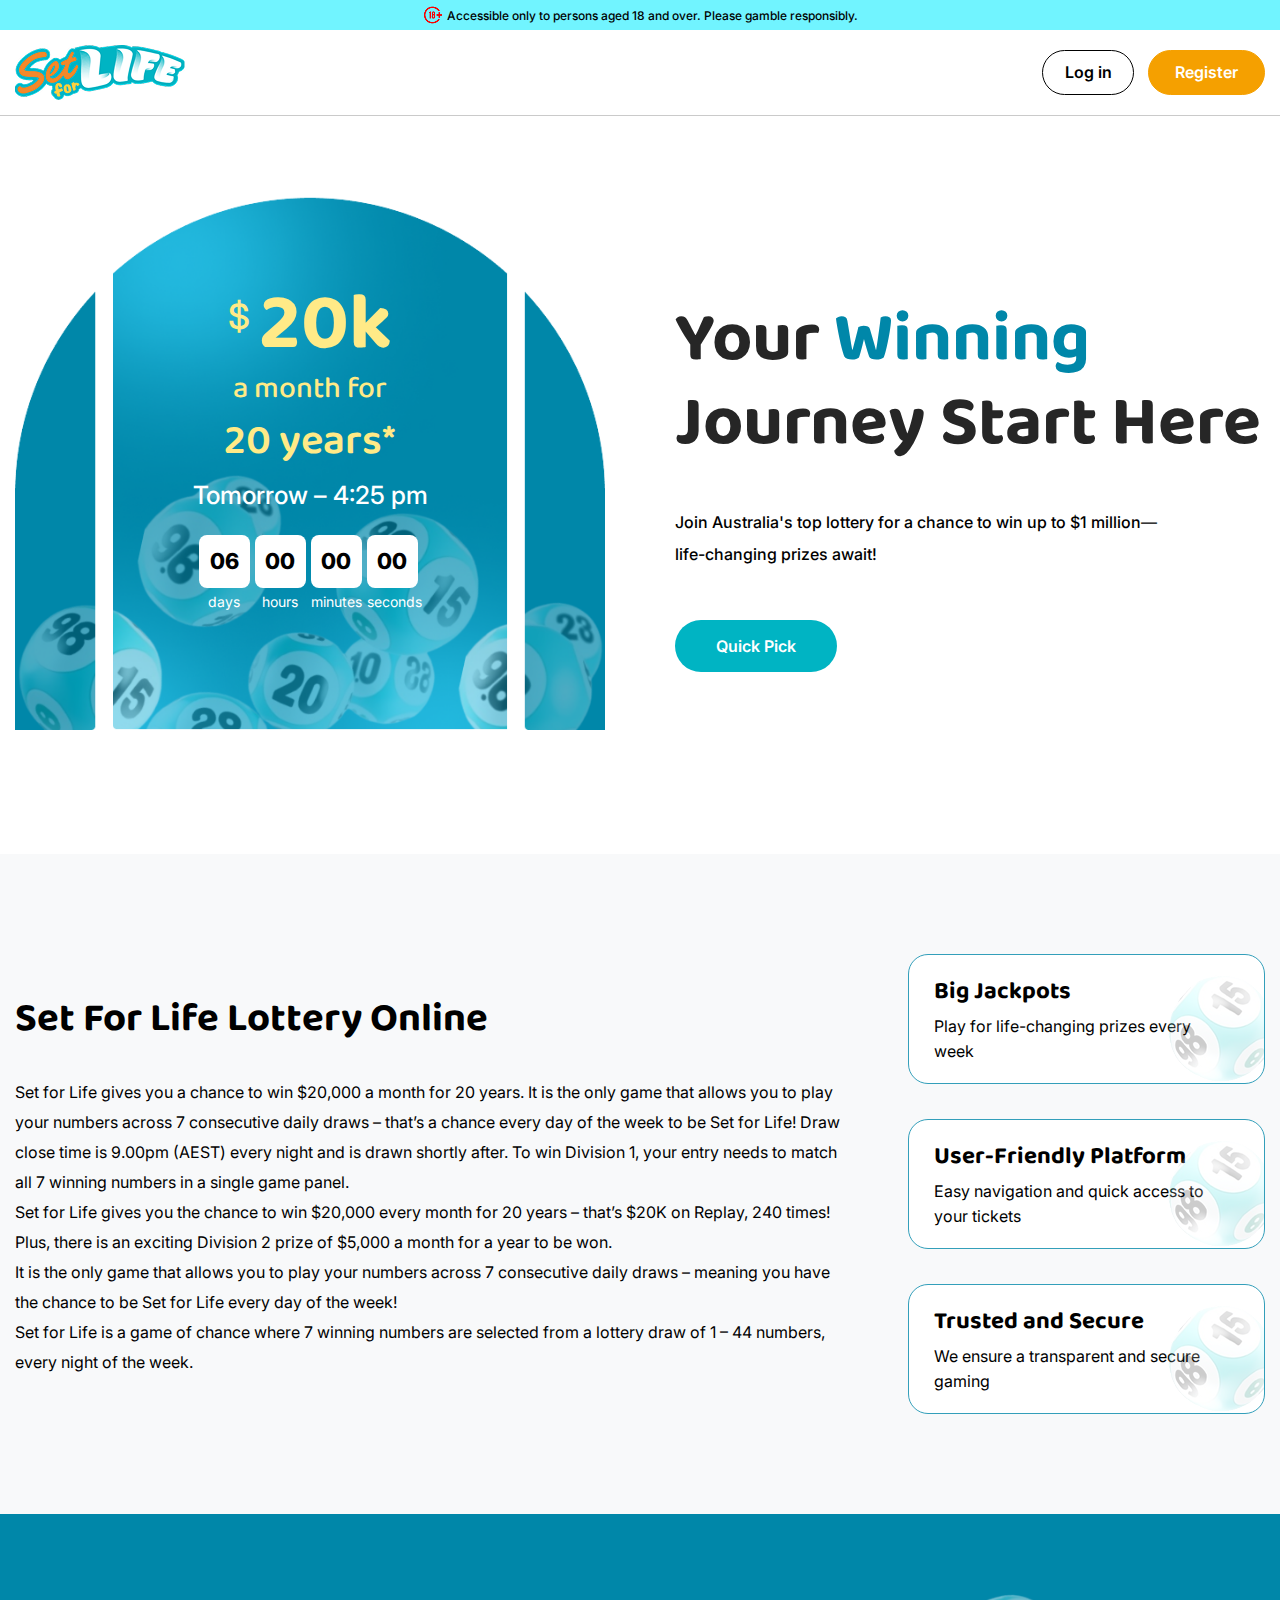
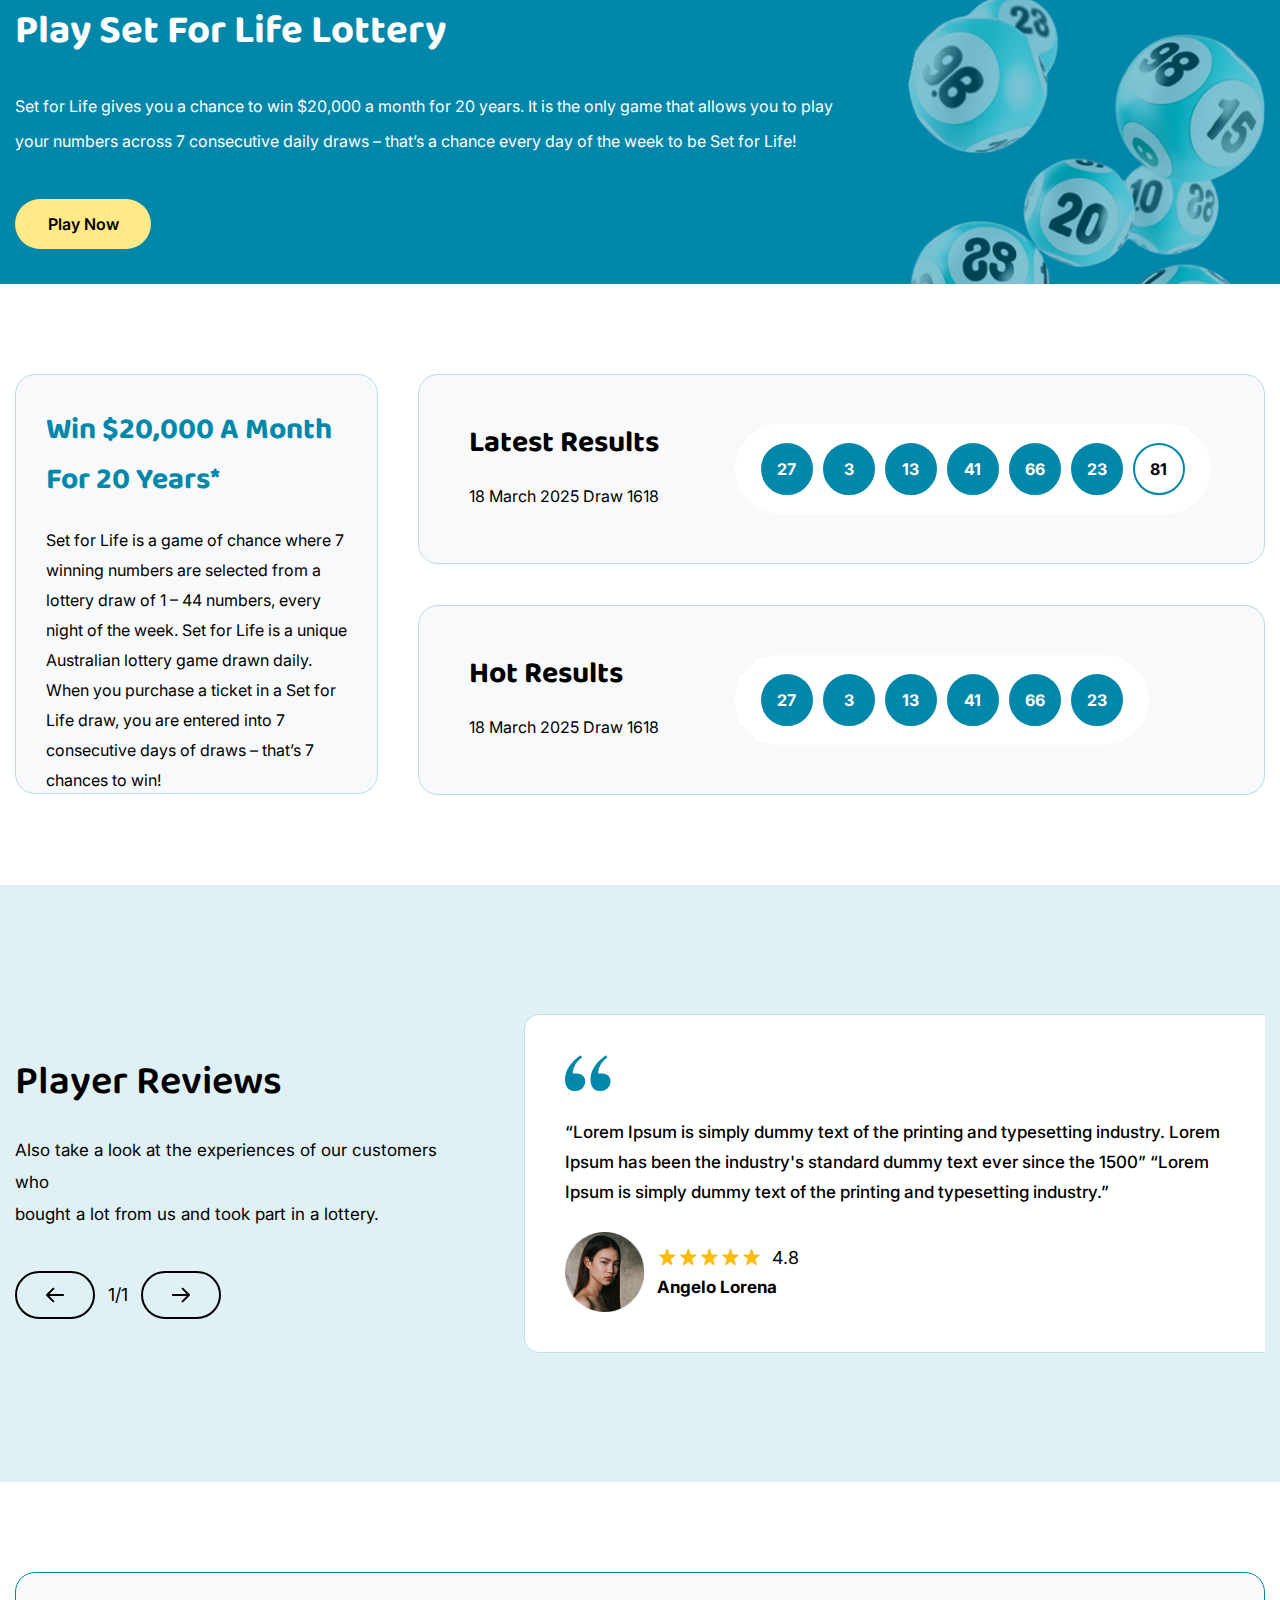
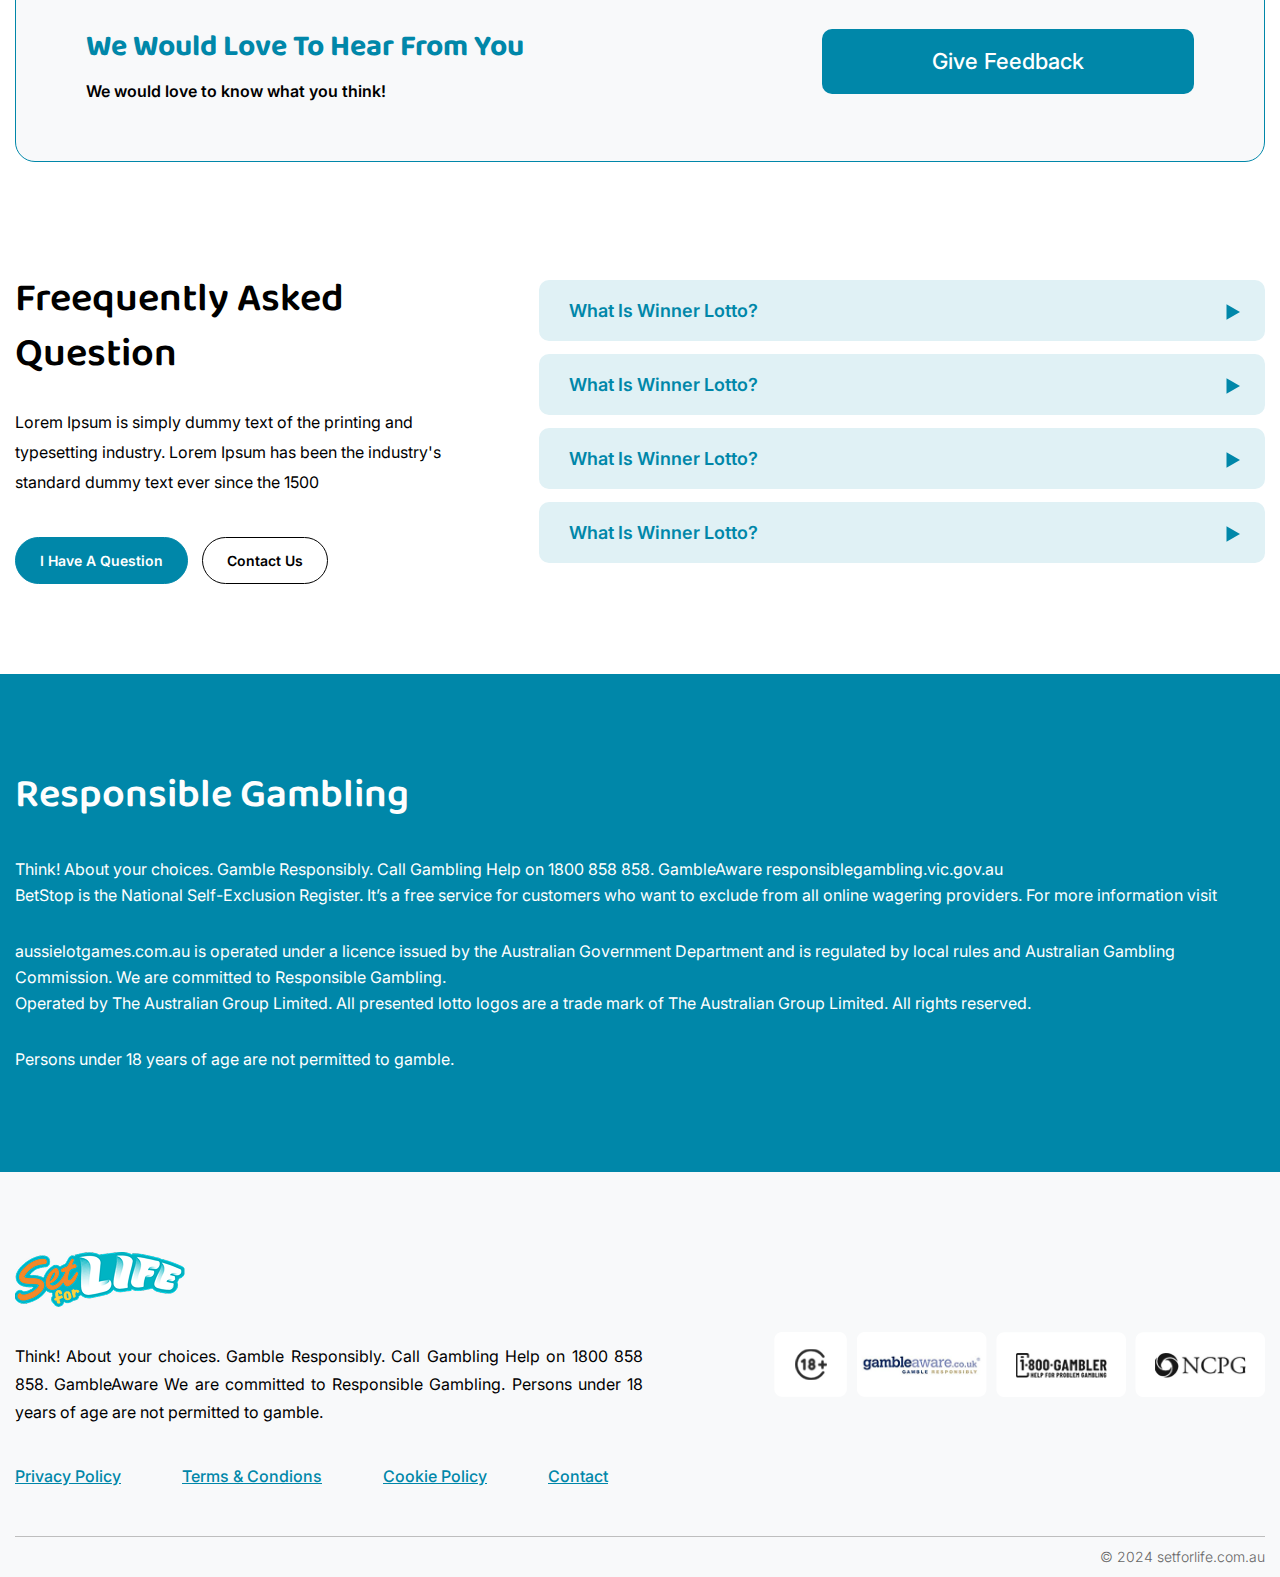
<file: index.html>
<!DOCTYPE html>
<html lang="en-US">
	<head>
		<!-- Meta setup -->
		<meta charset="UTF-8">
		<meta http-equiv="X-UA-Compatible" content="IE=edge">
		<meta name="viewport" content="width=device-width, initial-scale=1, shrink-to-fit=no">
		<meta name="keywords" content="">
		<meta name="decription" content="">
		<meta name="designer" content="">
		
		<!-- Title -->
		<title>Home</title>
		
		<!-- Fav Icon -->
		<link rel="icon" href="img/favicon.png" />
		
		<!-- Main StyleSheet -->
		<link rel="stylesheet" href="style.css" />
		<link rel="stylesheet" href="css/owl.carousel.css" />
		<link rel="stylesheet" href="css/owl.theme.default.css" />
		
		<!-- Responsive CSS -->
		<link rel="stylesheet" href="css/responsive.css" />
		
	</head>
	<body>
		<!--[if lte IE 9]>
		<p class="browserupgrade">You are using an <strong>outdated</strong> browser. Please <a href="https://browsehappy.com/">upgrade your browser</a> to improve your experience and security.</p>
		<![endif]-->
		<!-- topheader-area start -->
		<section class="topheader-area">
			<div class="topheader-part">
				<div class="topheader-left">
					<p><img src="img/logo18+.png" alt="images not found" /> Accessible only to persons aged 18 and over. Please gamble responsibly.</p>
				</div>
				
			</div>
		</section>
		<!-- topheader-area end -->
		<!-- header-area start -->
		<header class="header-area">
			<div class="container">
				<div class="header-part">
					<!-- logo start-->
					<div class="header-logo">
						<a href="index.html"><img src="img/logo.png" alt="logo" /></a>
					</div>
					<!-- logo end-->
					<!-- header btn start-->
					<div class="header-btn">
						<ul>
							<li><a href="#" id="loginBtn">Log in</a></li>
							<li><a href="#" id="signupBtn">Register</a></li>
						</ul>
					</div>
					<!-- header btn end-->
				</div>
			</div>
		</header>
		<!-- header-area end -->
		<!-- hero-area start -->
		<section class="hero-area">
			<div class="container">
				<div class="heropart">
					<div class="heroleft cmheroleft">
						<img src="img/heroimg1.png" alt="images not found" />
						<div class="mainheroleft">
							<div class="herolefttext">
								<h2><sup>$</sup> 20k</h2>
								<h6>a month for</h6>
								<h3>20 years*</h3>
								<p>Tomorrow – 4:25 pm</p>
							</div>
							<div class="herototime">
								<div class="timer">
									<p><span class="days">00</span> days</p>
									<p><span class="hours">00</span> hours</p>
									<p><span class="minutes">00</span> minutes</p>
									<p><span class="seconds">00</span> seconds</p>
								</div>
							</div>
						</div>
					</div>
					<div class="heroright">
						<h1>Your <span>Winning</span> <br> Journey Start Here</h1>
						<p>Join Australia's top lottery for a chance to win up to $1 million— <br>life-changing prizes await!</p>
						<a href="#">Quick Pick</a>
					</div>
					<div class="heroleft bmheroleft">
						<img src="img/heroimg1.png" alt="images not found" />
						<div class="mainheroleft">
							<div class="herolefttext">
								<h2><sup>$</sup> 20k</h2>
								<h6>a month for</h6>
								<h3>20 years*</h3>
								<p>Tomorrow – 4:25 pm</p>
							</div>
							<div class="herototime">
								<div class="timer">
									<p><span class="days">00</span> days</p>
									<p><span class="hours">00</span> hours</p>
									<p><span class="minutes">00</span> minutes</p>
									<p><span class="seconds">00</span> seconds</p>
								</div>
							</div>
						</div>
					</div>
				</div>
			</div>
		</section>
		<!-- hero-area end -->
		<!-- lifeLotteryoe-area start -->
		<section class="lifeLotteryoe-area">
			<div class="container">
				<div class="lifeLotteryoe-part">
					
					<div class="lifeLotteryoe-left">
						<h2>Set for life Lottery Online</h2>
						<p>Set for Life gives you a chance to win $20,000 a month for 20 years. It is the only game that allows you to play your numbers across 7 consecutive daily draws – that’s a chance every day of the week to be Set for Life! Draw close time is 9.00pm (AEST) every night and is drawn shortly after. To win Division 1, your entry needs to match all 7 winning numbers in a single game panel.<br> Set for Life gives you the chance to win $20,000 every month for 20 years – that’s $20K on Replay, 240 times! Plus, there is an exciting Division 2 prize of $5,000 a month for a year to be won. <br> It is the only game that allows you to play your numbers across 7 consecutive daily draws – meaning you have the chance to be Set for Life every day of the week! <br> Set for Life is a game of chance where 7 winning numbers are selected from a lottery draw of 1 – 44 numbers, every night of the week.</p>
					</div>
					<div class="lifeLotteryoe-right">
						<div class="lifeLotteryoe-boxs">
							<!-- start--->
							<div class="lifeLotteryoeitem">
								<h3>Big Jackpots</h3>
								<p>Play for life-changing prizes every week</p>
								<img src="img/bollimg1.png" alt="images not found" />
							</div>
							<!-- end--->
							<!-- start--->
							<div class="lifeLotteryoeitem">
								<h3>User-Friendly Platform</h3>
								<p>Easy navigation and quick access to your tickets</p>
								<img src="img/bollimg1.png" alt="images not found" />
							</div>
							<!-- end--->
							<!-- start--->
							<div class="lifeLotteryoeitem">
								<h3>Trusted and Secure</h3>
								<p>We ensure a transparent and secure gaming</p>
								<img src="img/bollimg1.png" alt="images not found" />
							</div>
							<!-- end--->
							
						</div>
						
					</div>
				</div>
			</div>
		</section>
		<!-- lifeLotteryoe-area end -->
		<!-- pylifeLottery-area start -->
		<section class="pylifeLottery-area">
			<div class="container">
				<div class="pylifeLottery-part">
					<div class="pylifeLottery-left">
						<h2>Play Set for life Lottery</h2>
						<p>Set for Life gives you a chance to win $20,000 a month for 20 years. It is the only game that allows you to play <br> your numbers across 7 consecutive daily draws – that’s a chance every day of the week to be Set for Life!</p>
						<a href="#">Play Now</a>
					</div>
					<div class="pylifeLottery-right">
						<img src="img/bols.png" alt="images not found" />
					</div>
				</div>
			</div>
		</section>
		<!-- pylifeLottery-area end -->
		<!-- Latesthotrls-area start -->
		<section class="latesthotrls-area">
			<div class="container">
				<div class="latesthotrls-part">
					<div class="latesthotrls-left">
						<div class="latesthotrlsleft-text">
							<h2>Win $20,000 a month for 20 years*</h2>
							<p>Set for Life is a game of chance where 7 winning numbers are selected from a lottery draw of 1 – 44 numbers, every night of the week. Set for Life is a unique Australian lottery game drawn daily. When you purchase a ticket in a Set for Life draw, you are entered into 7 consecutive days of draws – that’s 7 chances to win!</p>
						</div>
					</div>
					<div class="latesthotrls-right">
						<div class="latesthotrlsrt-box">
							<!--- start --->
							<div class="latesthotrlsrt-item">
								<div class="latesthotrlsrt-text">
									<h2>Latest Results</h2>
									<p>18 March 2025 Draw 1618</p>
								</div>
								<div class="latesthotrlsrt-right">
									<ul>
										<li>27</li>
										<li>3</li>
										<li>13</li>
										<li>41</li>
										<li>66</li>
										<li>23</li>
										<li class="active">81</li>
									</ul>
								</div>
							</div>
							<!--- end--->
							<!--- start --->
							<div class="latesthotrlsrt-item">
								<div class="latesthotrlsrt-text">
									<h2>Hot Results</h2>
									<p>18 March 2025 Draw 1618</p>
								</div>
								<div class="latesthotrlsrt-right">
									<ul>
										<li>27</li>
										<li>3</li>
										<li>13</li>
										<li>41</li>
										<li>66</li>
										<li>23</li>
									</ul>
								</div>
							</div>
							<!--- end--->
						</div>
						
					</div>
				</div>
			</div>
		</section>
		<!-- Latesthotrls-area end -->
		
		<!-- playreviews-area start -->
		<section class="playreviews-area">
			<div class="container">
				<div class="playreviews-part">
					<div class="playreviews-left">
						<h2>Player Reviews</h2>
						<p>Also take a look at the experiences of our customers who <br> bought a lot from us and took part in a lottery.</p>
						<div class="controls">
							<button class="customPrevBtn1">
							<img src="img/leftarrow.svg" alt="icon" />
							</button>
							<span class="num">1/1</span>
							<button class="customNextBtn1">
							<img src="img/rightarrow.svg" alt="icon" />
							</button>
						</div>
						
					</div>
					<div class="playreviews-right">
						<!-- slider1 start--->
						<div class="slider-wrapper">
							<div class="slider1 owl-carousel">
								
								<!-- start --->
								<div class="slide">
									<div class="reviewsbox">
										<div class="reviewsboxoitem1">
											<img src="img/reviewslimg1.png" alt="images not found" />
										</div>
										<div class="reviewsboxoitem2">
											<p>“Lorem Ipsum is simply dummy text of the printing and typesetting industry. Lorem Ipsum has been the industry's standard dummy text ever since the 1500” “Lorem Ipsum is simply dummy text of the printing and typesetting industry.”</p>
										</div>
										<div class="reviewsuser">
											<div class="reviewsuser-img">
												<img src="img/slideruserimg1.png" alt="images not found" />
											</div>
											<div class="reviewsuser-text">
												<p><img src="img/star.svg" alt="star" /> 4.8</p>
												<h3>Angelo Lorena</h3>
											</div>
										</div>
									</div>
								</div>
								<!-- end --->
								<!-- start --->
								<div class="slide">
									<div class="reviewsbox">
										<div class="reviewsboxoitem1">
											<img src="img/reviewslimg1.png" alt="images not found" />
										</div>
										<div class="reviewsboxoitem2">
											<p>“Lorem Ipsum is simply dummy text of the printing and typesetting industry. Lorem Ipsum has been the industry's standard dummy text ever since the 1500” “Lorem Ipsum is simply dummy text of the printing and typesetting industry.”</p>
										</div>
										<div class="reviewsuser">
											<div class="reviewsuser-img">
												<img src="img/slideruserimg1.png" alt="images not found" />
											</div>
											<div class="reviewsuser-text">
												<p><img src="img/star.svg" alt="star" /> 4.8</p>
												<h3>Angelo Lorena</h3>
											</div>
										</div>
									</div>
								</div>
								<!-- end --->
								<!-- start --->
								<div class="slide">
									<div class="reviewsbox">
										<div class="reviewsboxoitem1">
											<img src="img/reviewslimg1.png" alt="images not found" />
										</div>
										<div class="reviewsboxoitem2">
											<p>“Lorem Ipsum is simply dummy text of the printing and typesetting industry. Lorem Ipsum has been the industry's standard dummy text ever since the 1500” “Lorem Ipsum is simply dummy text of the printing and typesetting industry.”</p>
										</div>
										<div class="reviewsuser">
											<div class="reviewsuser-img">
												<img src="img/slideruserimg1.png" alt="images not found" />
											</div>
											<div class="reviewsuser-text">
												<p><img src="img/star.svg" alt="star" /> 4.8</p>
												<h3>Angelo Lorena</h3>
											</div>
										</div>
									</div>
								</div>
								<!-- end --->
								<!-- start --->
								<div class="slide">
									<div class="reviewsbox">
										<div class="reviewsboxoitem1">
											<img src="img/reviewslimg1.png" alt="images not found" />
										</div>
										<div class="reviewsboxoitem2">
											<p>“Lorem Ipsum is simply dummy text of the printing and typesetting industry. Lorem Ipsum has been the industry's standard dummy text ever since the 1500” “Lorem Ipsum is simply dummy text of the printing and typesetting industry.”</p>
										</div>
										<div class="reviewsuser">
											<div class="reviewsuser-img">
												<img src="img/slideruserimg1.png" alt="images not found" />
											</div>
											<div class="reviewsuser-text">
												<p><img src="img/star.svg" alt="star" /> 4.8</p>
												<h3>Angelo Lorena</h3>
											</div>
										</div>
									</div>
								</div>
								<!-- end --->
								<!-- start --->
								<div class="slide">
									<div class="reviewsbox">
										<div class="reviewsboxoitem1">
											<img src="img/reviewslimg1.png" alt="images not found" />
										</div>
										<div class="reviewsboxoitem2">
											<p>“Lorem Ipsum is simply dummy text of the printing and typesetting industry. Lorem Ipsum has been the industry's standard dummy text ever since the 1500” “Lorem Ipsum is simply dummy text of the printing and typesetting industry.”</p>
										</div>
										<div class="reviewsuser">
											<div class="reviewsuser-img">
												<img src="img/slideruserimg1.png" alt="images not found" />
											</div>
											<div class="reviewsuser-text">
												<p><img src="img/star.svg" alt="star" /> 4.8</p>
												<h3>Angelo Lorena</h3>
											</div>
										</div>
									</div>
								</div>
								<!-- end --->
							</div>
						</div>
						<!-- slider1 end--->
					</div>
				</div>
				
			</div>
		</section>
		<!-- playreviews-area end -->
		<!-- faq-area start-->
		<section class="faq-area">
			<div class="container">
				<div class="givefeedback-part">
					<div class="givefeedback-text">
						<h2>We would love to hear from you</h2>
						<p>We would love to know what you think!</p>
					</div>
					<div class="givefeedback-btn">
						<a href="#">Give Feedback</a>
					</div>
				</div>
				<div class="mainfaqpart">
					<div class="faqleft">
						<div class="faq-heading">
							<h2>Freequently Asked <br> Question</h2>
						</div>
						<p>Lorem Ipsum is simply dummy text of the printing and typesetting industry. Lorem Ipsum has been the industry's standard dummy text ever since the 1500</p>
						<ul>
							<li><a href="#">I have a question</a></li>
							<li><a href="#">Contact Us</a></li>
						</ul>
						
					</div>
					<div class="faqright">
						<!-- faq start --->
						<div class="faqpart">
							
							<div class="ziehharmonika">
								<h3>What is Winner Lotto?</h3>
								<div>
									<p>Lorem Ipsum is simply dummy text of the printing and typesetting industry. Lorem Ipsum has been the industry's standard dummy text ever since the 1500</p>
								</div>
								<h3>What is Winner Lotto?</h3>
								<div>
									<p>Lorem Ipsum is simply dummy text of the printing and typesetting industry. Lorem Ipsum has been the industry's standard dummy text ever since the 1500</p>
								</div>
								<h3>What is Winner Lotto?</h3>
								<div>
									<p>Lorem Ipsum is simply dummy text of the printing and typesetting industry. Lorem Ipsum has been the industry's standard dummy text ever since the 1500</p>
								</div>
								<h3>What is Winner Lotto?</h3>
								<div>
									<p>Lorem Ipsum is simply dummy text of the printing and typesetting industry. Lorem Ipsum has been the industry's standard dummy text ever since the 1500</p>
								</div>
								
								
							</div>
						</div>
						<!-- faq end --->
						
					</div>
				</div>
			</div>
			
		</section>
		<!-- faq-area end -->
		<!-- responsiblegambling-area start-->
		<section class="responsiblegambling-area">
			<div class="container">
				<div class="responsiblegambling-part">
					<h2>Responsible Gambling</h2>
					<p>Think! About your choices. Gamble Responsibly. Call Gambling Help on 1800 858 858. GambleAware responsiblegambling.vic.gov.au<br> BetStop is the National Self-Exclusion Register. It’s a free service for customers who want to exclude from all online wagering providers. For more information visit</p>
					<p>aussielotgames.com.au is operated under a licence issued by the Australian Government Department and is regulated by local rules and Australian Gambling Commission. We are committed to Responsible Gambling.<br> Operated by The Australian Group Limited. All presented lotto logos are a trade mark of The Australian Group Limited. All rights reserved.</p>
					<p>Persons under 18 years of age are not permitted to gamble.</p>
				</div>
			</div>
		</section>
		<!-- responsiblegambling-area end -->
		<!-- footer-area start -->
		<footer class="footer-area">
			<div class="container">
				<div class="footer-part">
					<div class="footerleft">
						<div class="footerlogo-part">
							<img src="img/footerlogo.png" alt="images not found" />
						</div>
						<div class="footertext">
							<p>Think! About your choices. Gamble Responsibly. Call Gambling Help on 1800 858 858. GambleAware We are committed to Responsible Gambling. Persons under 18 years of age are not permitted to gamble. </p>
						</div>
						<div class="cmfooterlogos">
							<div class="footerlogos">
								<ul>
									<li><a href="#"><img src="img/footerlogo1.png" alt="images not found" /></a></li>
									<li><a href="#"><img src="img/footerlogo2.png" alt="images not found" /></a></li>
									<li><a href="#"><img src="img/footerlogo3.png" alt="images not found" /></a></li>
									<li><a href="#"><img src="img/footerlogo4.png" alt="images not found" /></a></li>
									
								</ul>
							</div>
						</div>
						<div class="footer-nav">
							<ul>
								<li><a href="privacypolicy.html">Privacy Policy</a></li>
								<li><a href="terms&condions.html">Terms & Condions</a></li>
								
								<li><a href="cookiepolicy.html">Cookie Policy</a></li>
								<li><a href="#">Contact</a></li>
							</ul>
						</div>
					</div>
					<div class="footerright">
						<div class="footerlogos">
							<ul>
								<li><a href="#"><img src="img/footerlogo1.png" alt="images not found" /></a></li>
								<li><a href="#"><img src="img/footerlogo2.png" alt="images not found" /></a></li>
								<li><a href="#"><img src="img/footerlogo3.png" alt="images not found" /></a></li>
								<li><a href="#"><img src="img/footerlogo4.png" alt="images not found" /></a></li>
								
							</ul>
						</div>
					</div>
				</div>
				<div class="footer-copyright">
					<p>© 2024 setforlife.com.au</p>
				</div>
			</div>
		</footer>
		<!-- footer-area end -->
		<!-- signupPopup-area start -->
		<div class="popup" id="signupPopup">
			<button class="close-btn" onclick="closePopup('signupPopup')"><img src="img/closeicon.svg" alt="icon" /></button>
			<!-- popup-area start -->
			<section class="popup-area">
				<div class="popuppart">
					
					<div class="popupright">
						<!--- form area start --->
						<form action="#" method="POST">
							<div class="popupform-part">
								<div class="popupform-hd">
									<h2>Register</h2>
									
								</div>
								<div class="popupformitems">
									
									<div class="popupform-item2">
										<input type="text" name="First name" placeholder="Name" />
									</div>
									<div class="popupform-item2">
										<input type="email" name="Email address" placeholder="Email" />
									</div>
									<div class="password-container">
										<input type="password" id="passwordInput1" placeholder="Password" />
										<button type="button" class="toggle-password" data-target="passwordInput1">
										<img id="eyeIcon1" src="img/eyeclose.svg" alt="Show Password">
										</button>
									</div>
									
									
									<div class="maincheckbox">
										<label class="checkboxpart">
											I am 18 years old.
											<input type="checkbox">
											<span class="checkmark"></span>
										</label>
									</div>
									<div class="popupform-item3">
										<input type="submit" value="Register" />
										<h5>Already  have an account? <a href="#">Login here</a></h5>
									</div>
								</div>
							</div>
						</form>
						<!--- form area end --->
					</div>
				</div>
			</section>
			<!-- popup-area start -->
		</div>
		<!-- signupPopup-area end -->
		<div class="overlay" id="overlay"></div>
		<!-- loginPopup-area start -->
		<div class="popup" id="loginPopup">
			<button class="close-btn" onclick="closePopup('loginPopup')"><img src="img/closeicon.svg" alt="icon" /></button>
			<!-- popup-area start -->
			<section class="popup-area">
				<div class="popuppart">
					
					<div class="popupright">
						<!--- form area start --->
						<form action="#" method="POST">
							<div class="popupform-part">
								<div class="popupform-hd">
									<h2>Log In</h2>
								</div>
								<div class="popupformitems">
									
									<div class="popupform-item2">
										<input type="email" name="Email address" placeholder="Email" />
									</div>
									
									<div class="password-container">
										<input type="password" id="passwordInput2" placeholder="Password" />
										<button type="button" class="toggle-password" data-target="passwordInput2">
										<img id="eyeIcon2" src="img/eyeclose.svg" alt="Show Password">
										</button>
									</div>
									
									<div class="mainnewrbmeft">
										<div class="maincheckbox">
											<label class="checkboxpart">
												I am 18 years old.
												<input type="checkbox">
												<span class="checkmark"></span>
											</label>
										</div>
										<div class="rbmeftpd-right">
											<p><a href="#">Forget Password</a></p>
										</div>
										
									</div>
									<div class="popupform-item3 loginPopupst">
										<input type="submit" value="Log in" />
										<h5>Not a member ? <a href="#">Register Now</a></h5>
									</div>
								</div>
							</div>
						</form>
						<!--- form area end --->
					</div>
				</div>
			</section>
			<!-- popup-area start -->
		</div>
		<!-- loginPopup-area end -->
		
		
		
		
		
		<!-- Main jQuery -->
		<script src="https://cdnjs.cloudflare.com/ajax/libs/jquery/3.7.1/jquery.js"></script>
		<!-- Custom jQuery -->
		<script src="js/scripts.js"></script>
		<script src="js/owl.carousel.js"></script>
		<script src="js/ziehharmonika.js"></script>
		<script>
		$(document).ready(function() {
				$('.ziehharmonika').ziehharmonika({
					collapsible: true
				});
			});
		</script>
		
		
		<script>
		// Set countdown date (6 days from now)
		const countdownDate = new Date(Date.now() + 6 * 24 * 60 * 60 * 1000).getTime();
		function updateCountdown() {
		const now = new Date().getTime();
		const distance = countdownDate - now;
		const days = Math.floor(distance / (1000 * 60 * 60 * 24));
		const hours = Math.floor((distance % (1000 * 60 * 60 * 24)) / (1000 * 60 * 60));
		const minutes = Math.floor((distance % (1000 * 60 * 60)) / (1000 * 60));
		const seconds = Math.floor((distance % (1000 * 60)) / 1000);
		document.querySelectorAll(".timer").forEach(timer => {
		if (distance < 0) {
		timer.innerHTML = "<p>It's here!</p>";
		} else {
		timer.querySelector(".days").textContent = String(days).padStart(2, '0');
		timer.querySelector(".hours").textContent = String(hours).padStart(2, '0');
		timer.querySelector(".minutes").textContent = String(minutes).padStart(2, '0');
		timer.querySelector(".seconds").textContent = String(seconds).padStart(2, '0');
		}
		});
		}
		// Start countdown interval
		updateCountdown(); // Initial call
		const timerInterval = setInterval(updateCountdown, 1000);
		</script>
		
		<script>
		document.querySelectorAll('.toggle-password').forEach(button => {
		button.addEventListener('click', function() {
		const inputId = this.getAttribute('data-target');
		const passwordInput = document.getElementById(inputId);
		const eyeIcon = this.querySelector('img');
		if (passwordInput.type === 'password') {
		passwordInput.type = 'text';
		eyeIcon.src = 'img/eye.svg';
		eyeIcon.alt = 'Hide Password';
		} else {
		passwordInput.type = 'password';
		eyeIcon.src = 'img/eyeclose.svg';
		eyeIcon.alt = 'Show Password';
		}
		});
		});
		</script>
		<!--- popup js code ---->
		<script>
		document.getElementById('signupBtn').addEventListener('click', function(e) {
		e.preventDefault();
		openPopup('signupPopup');
		});
		document.getElementById('loginBtn').addEventListener('click', function(e) {
		e.preventDefault();
		openPopup('loginPopup');
		});
		function openPopup(id) {
		document.getElementById(id).classList.add('active');
		document.getElementById('overlay').classList.add('active');
		}
		function closePopup(id) {
		document.getElementById(id).classList.remove('active');
		document.getElementById('overlay').classList.remove('active');
		}
		document.getElementById('overlay').addEventListener('click', function() {
		closePopup('signupPopup');
		closePopup('loginPopup');
		});
		</script>
		
	</body>
</html>
</file>
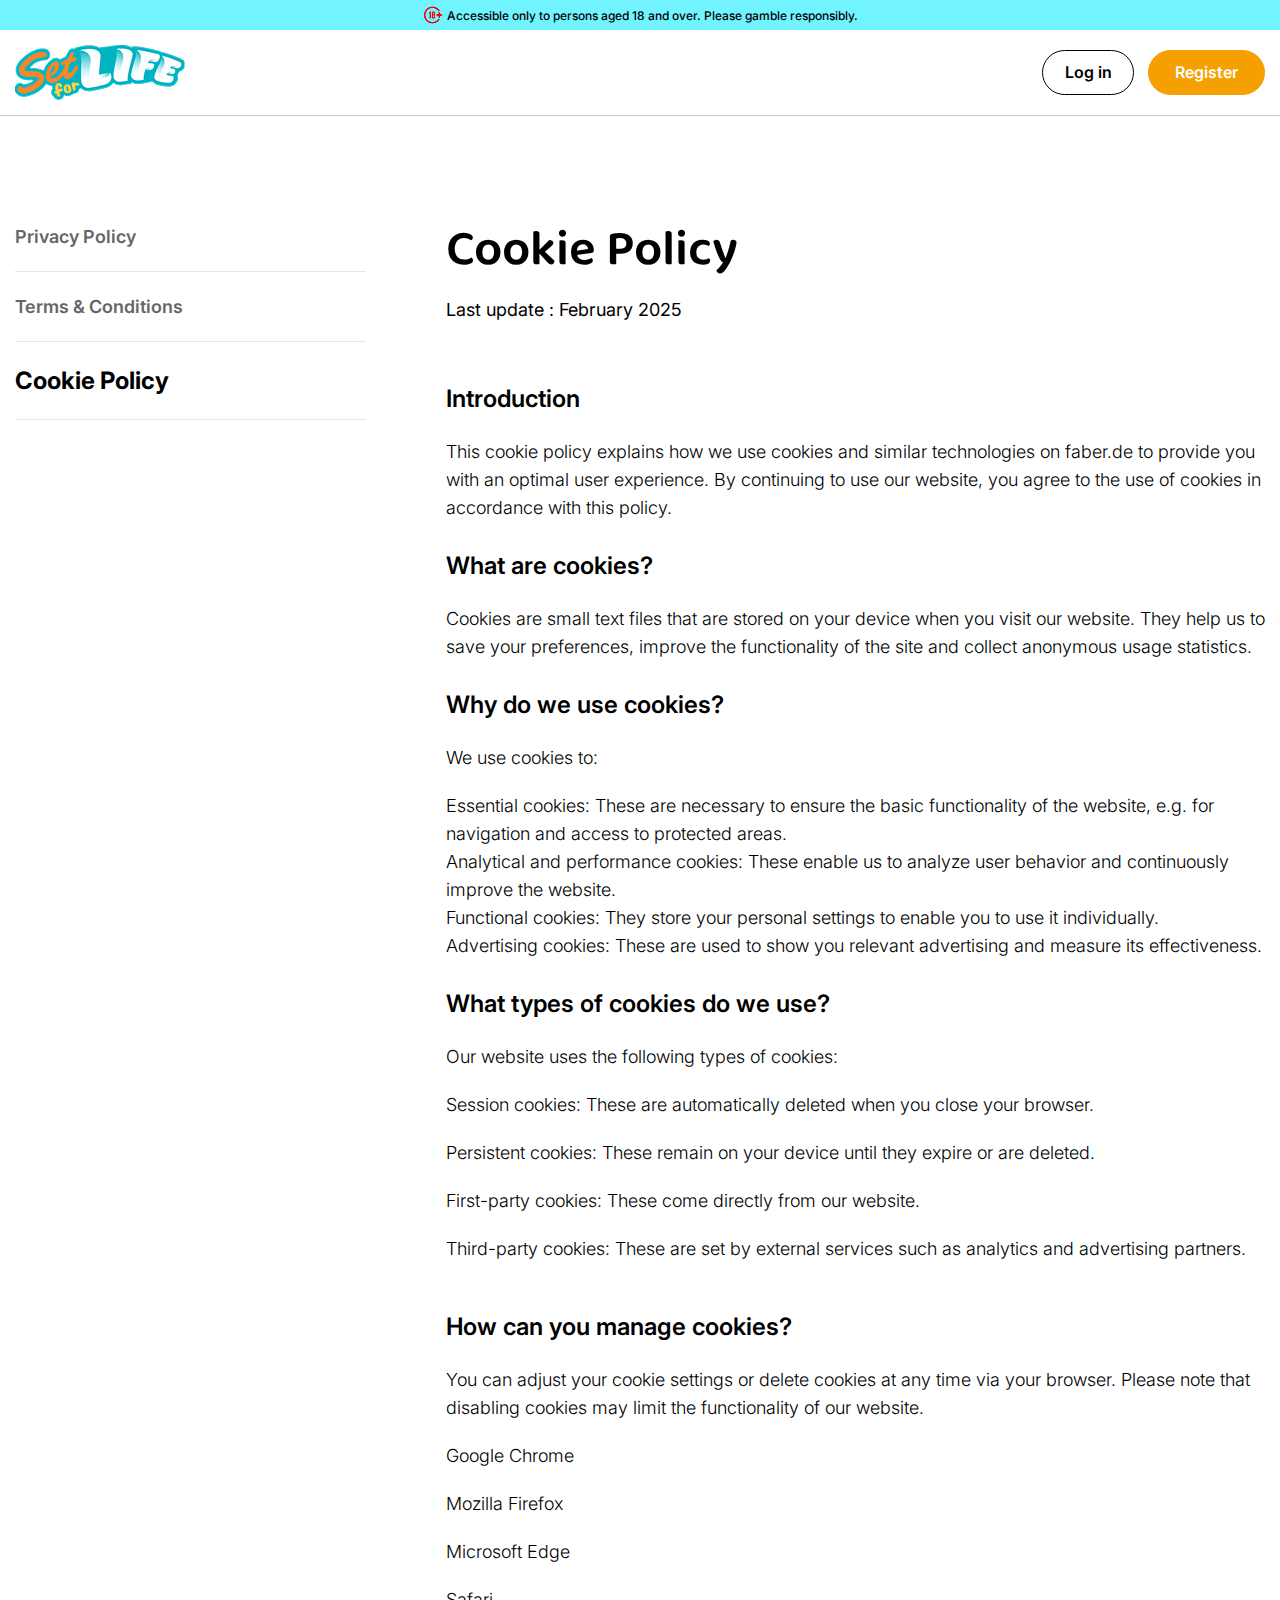
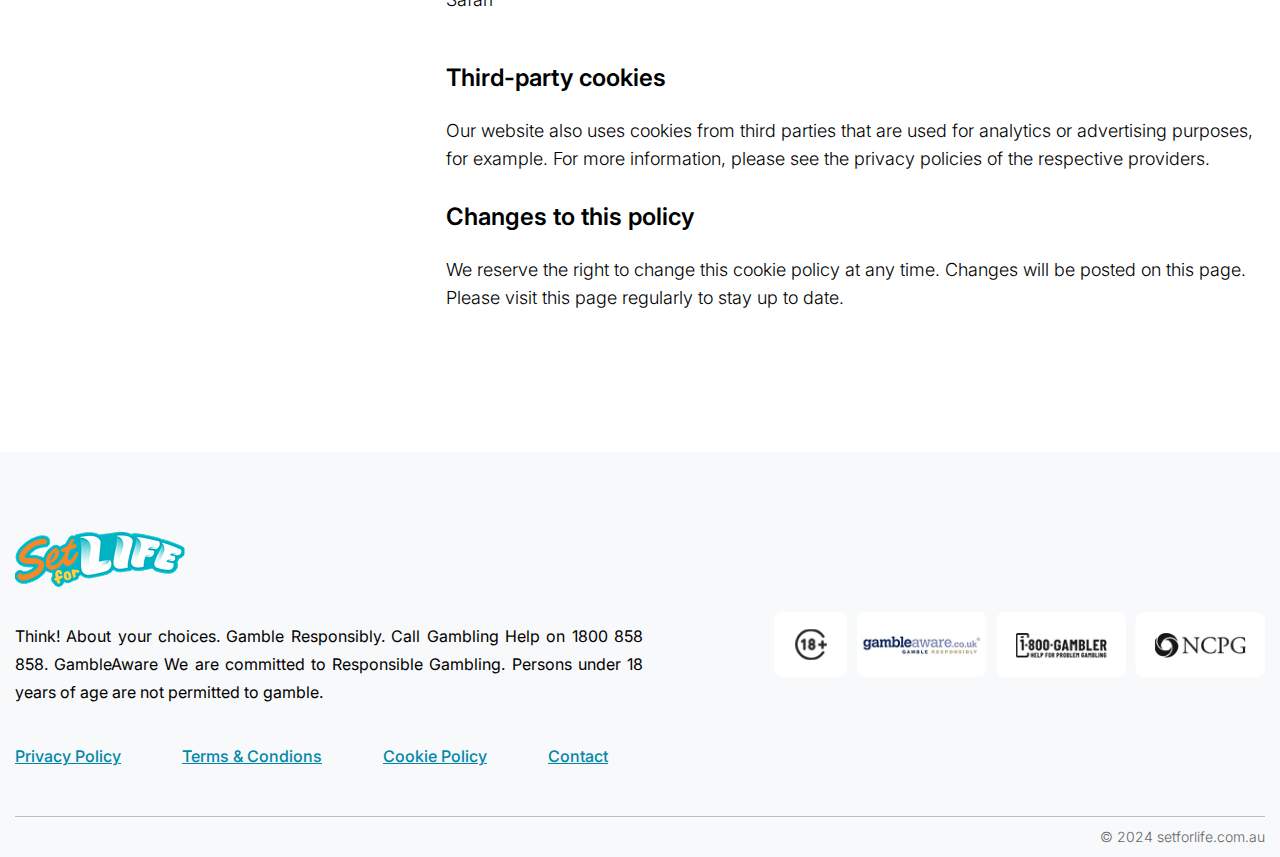
<file: cookiepolicy.html>
<!DOCTYPE html>
<html lang="en-US">
	<head>
		<!-- Meta setup -->
		<meta charset="UTF-8">
		<meta http-equiv="X-UA-Compatible" content="IE=edge">
		<meta name="viewport" content="width=device-width, initial-scale=1, shrink-to-fit=no">
		<meta name="keywords" content="">
		<meta name="decription" content="">
		<meta name="designer" content="">
		
		<!-- Title -->
		<title>Cookie Policy</title>
		
		<!-- Fav Icon -->
		<link rel="icon" href="img/favicon.png" />
		
		<!-- Main StyleSheet -->
		<link rel="stylesheet" href="style.css" />
		<link rel="stylesheet" href="css/owl.carousel.css" />
		<link rel="stylesheet" href="css/owl.theme.default.css" />
		
		<!-- Responsive CSS -->
		<link rel="stylesheet" href="css/responsive.css" />
		
	</head>
	<body>
		<!--[if lte IE 9]>
		<p class="browserupgrade">You are using an <strong>outdated</strong> browser. Please <a href="https://browsehappy.com/">upgrade your browser</a> to improve your experience and security.</p>
		<![endif]-->
		<!-- topheader-area start -->
		<section class="topheader-area">
			<div class="topheader-part">
				<div class="topheader-left">
					<p><img src="img/logo18+.png" alt="images not found" /> Accessible only to persons aged 18 and over. Please gamble responsibly.</p>
				</div>
				
			</div>
		</section>
		<!-- topheader-area end -->
		<!-- header-area start -->
		<header class="header-area">
			<div class="container">
				<div class="header-part">
					<!-- logo start-->
					<div class="header-logo">
						<a href="index.html"><img src="img/logo.png" alt="logo" /></a>
					</div>
					<!-- logo end-->
					<!-- header btn start-->
					<div class="header-btn">
						<ul>
							<li><a href="#" id="loginBtn">Log in</a></li>
							<li><a href="#" id="signupBtn">Register</a></li>
						</ul>
					</div>
					<!-- header btn end-->
				</div>
			</div>
		</header>
		<!-- header-area end -->




		<!-- newherott-area start -->
		<section class="newherott-area">
			<div class="container">
				<div class="newhero-part">

					 <!-- newheroleft start -->
					 <div class="newhero-left">
					 	 <ul>
					 	 	<li><a href="#">Privacy Policy</a></li>
					 	 	<li><a href="#">Terms & Conditions</a></li>
					 	 	<li class="active"><a href="#">Cookie Policy</a></li>
					 	 </ul>
					 </div>
					 <!-- newheroleft end -->


					 <!-- newheroright start -->
					 <div class="newhero-right">

					 	<div class="newhero-heading">
						<h2>Cookie Policy</h2>
						<p>Last update : February 2025</p>
					</div>
                    
                    <!-- start-->
					<div class="newheroitem1">
						<h3>Introduction</h3>
						<p>This cookie policy explains how we use cookies and similar technologies on faber.de to provide you with an optimal user experience. By continuing to use our website, you agree to the use of cookies in accordance with this policy.</p>
					</div>
					<!-- end-->

					 <!-- start-->
					<div class="newheroitem1">
						<h3>What are cookies?</h3>
						<p>Cookies are small text files that are stored on your device when you visit our website. They help us to save your preferences, improve the functionality of the site and collect anonymous usage statistics.</p>
					</div>
					<!-- end-->

					 <!-- start-->
					<div class="newheroitem1">
						<h3>Why do we use cookies?</h3>
						<h5>We use cookies to:</h5>
						<p>Essential cookies: These are necessary to ensure the basic functionality of the website, e.g. for navigation and access to protected areas.<br> Analytical and performance cookies: These enable us to analyze user behavior and continuously improve the website.<br> Functional cookies: They store your personal settings to enable you to use it individually.<br> Advertising cookies: These are used to show you relevant advertising and measure its effectiveness.</p>
					</div>
					<!-- end-->


					 <!-- start-->
					<div class="newheroitem1">
						<h3>What types of cookies do we use?</h3>
						<h5>Our website uses the following types of cookies:</h5>

						<h5>Session cookies: These are automatically deleted when you close your browser.</h5>

						<h5>Persistent cookies: These remain on your device until they expire or are deleted.</h5>

						<h5>First-party cookies: These come directly from our website.</h5>
						<h5>Third-party cookies: These are set by external services such as analytics and advertising partners.</h5>
						
					</div>
					<!-- end-->


					 <!-- start-->
					<div class="newheroitem1">
						<h3>How can you manage cookies?</h3>
						<h5>You can adjust your cookie settings or delete cookies at any time via your browser. Please note that disabling cookies may limit the functionality of our website.</h5>

						<h5>Google Chrome</h5>
						<h5>Mozilla Firefox</h5>
						<h5>Microsoft Edge</h5>
						<h5>Safari</h5>
						
					</div>
					<!-- end-->


					 <!-- start-->
					<div class="newheroitem1">
						<h3>Third-party cookies</h3>
						<p>Our website also uses cookies from third parties that are used for analytics or advertising purposes, for example. For more information, please see the privacy policies of the respective providers.</p>					
					</div>
					<!-- end-->

					 <!-- start-->
					<div class="newheroitem1">
						<h3>Changes to this policy</h3>
						<p>We reserve the right to change this cookie policy at any time. Changes will be posted on this page. Please visit this page regularly to stay up to date.</p>					
					</div>
					<!-- end-->

					 	 
					 </div>
					 <!-- newheroright end -->
					
					
				</div>
			</div>
		</section>
		<!-- newherott-area end -->






		<!-- footer-area start -->
		<footer class="footer-area">
			<div class="container">
				<div class="footer-part">
					<div class="footerleft">
						<div class="footerlogo-part">
							<img src="img/footerlogo.png" alt="images not found" />
						</div>
						<div class="footertext">
							<p>Think! About your choices. Gamble Responsibly. Call Gambling Help on 1800 858 858. GambleAware We are committed to Responsible Gambling. Persons under 18 years of age are not permitted to gamble. </p>
						</div>
						<div class="cmfooterlogos">
							<div class="footerlogos">
								<ul>
									<li><a href="#"><img src="img/footerlogo1.png" alt="images not found" /></a></li>
									<li><a href="#"><img src="img/footerlogo2.png" alt="images not found" /></a></li>
									<li><a href="#"><img src="img/footerlogo3.png" alt="images not found" /></a></li>
									<li><a href="#"><img src="img/footerlogo4.png" alt="images not found" /></a></li>
									
								</ul>
							</div>
						</div>
						<div class="footer-nav">
							<ul>
								<li><a href="privacypolicy.html">Privacy Policy</a></li>
								<li><a href="terms&condions.html">Terms & Condions</a></li>
								
								<li><a href="cookiepolicy.html">Cookie Policy</a></li>
								<li><a href="#">Contact</a></li>
							</ul>
						</div>
					</div>
					<div class="footerright">
						<div class="footerlogos">
							<ul>
								<li><a href="#"><img src="img/footerlogo1.png" alt="images not found" /></a></li>
								<li><a href="#"><img src="img/footerlogo2.png" alt="images not found" /></a></li>
								<li><a href="#"><img src="img/footerlogo3.png" alt="images not found" /></a></li>
								<li><a href="#"><img src="img/footerlogo4.png" alt="images not found" /></a></li>
								
							</ul>
						</div>
					</div>
				</div>
				<div class="footer-copyright">
					<p>© 2024 setforlife.com.au</p>
				</div>
			</div>
		</footer>
		<!-- footer-area end -->
		<!-- signupPopup-area start -->
		<div class="popup" id="signupPopup">
			<button class="close-btn" onclick="closePopup('signupPopup')"><img src="img/closeicon.svg" alt="icon" /></button>
			<!-- popup-area start -->
			<section class="popup-area">
				<div class="popuppart">
					
					<div class="popupright">
						<!--- form area start --->
						<form action="#" method="POST">
							<div class="popupform-part">
								<div class="popupform-hd">
									<h2>Register</h2>
									
								</div>
								<div class="popupformitems">
									
									<div class="popupform-item2">
										<input type="text" name="First name" placeholder="Name" />
									</div>
									<div class="popupform-item2">
										<input type="email" name="Email address" placeholder="Email" />
									</div>
									<div class="password-container">
										<input type="password" id="passwordInput1" placeholder="Password" />
										<button type="button" class="toggle-password" data-target="passwordInput1">
										<img id="eyeIcon1" src="img/eyeclose.svg" alt="Show Password">
										</button>
									</div>
									
									
									<div class="maincheckbox">
										<label class="checkboxpart">
											I am 18 years old.
											<input type="checkbox">
											<span class="checkmark"></span>
										</label>
									</div>
									<div class="popupform-item3">
										<input type="submit" value="Register" />
										<h5>Already  have an account? <a href="#">Login here</a></h5>
									</div>
								</div>
							</div>
						</form>
						<!--- form area end --->
					</div>
				</div>
			</section>
			<!-- popup-area start -->
		</div>
		<!-- signupPopup-area end -->
		<div class="overlay" id="overlay"></div>
		<!-- loginPopup-area start -->
		<div class="popup" id="loginPopup">
			<button class="close-btn" onclick="closePopup('loginPopup')"><img src="img/closeicon.svg" alt="icon" /></button>
			<!-- popup-area start -->
			<section class="popup-area">
				<div class="popuppart">
					
					<div class="popupright">
						<!--- form area start --->
						<form action="#" method="POST">
							<div class="popupform-part">
								<div class="popupform-hd">
									<h2>Log In</h2>
								</div>
								<div class="popupformitems">
									
									<div class="popupform-item2">
										<input type="email" name="Email address" placeholder="Email" />
									</div>
									
									<div class="password-container">
										<input type="password" id="passwordInput2" placeholder="Password" />
										<button type="button" class="toggle-password" data-target="passwordInput2">
										<img id="eyeIcon2" src="img/eyeclose.svg" alt="Show Password">
										</button>
									</div>
									
									<div class="mainnewrbmeft">
										<div class="maincheckbox">
											<label class="checkboxpart">
												I am 18 years old.
												<input type="checkbox">
												<span class="checkmark"></span>
											</label>
										</div>
										<div class="rbmeftpd-right">
											<p><a href="#">Forget Password</a></p>
										</div>
										
									</div>
									<div class="popupform-item3 loginPopupst">
										<input type="submit" value="Log in" />
										<h5>Not a member ? <a href="#">Register Now</a></h5>
									</div>
								</div>
							</div>
						</form>
						<!--- form area end --->
					</div>
				</div>
			</section>
			<!-- popup-area start -->
		</div>
		<!-- loginPopup-area end -->
		
		
		
		
		
		<!-- Main jQuery -->
		<script src="https://cdnjs.cloudflare.com/ajax/libs/jquery/3.7.1/jquery.js"></script>
		<!-- Custom jQuery -->
		<script src="js/scripts.js"></script>
		<script src="js/owl.carousel.js"></script>
		<script src="js/ziehharmonika.js"></script>
		<script>
		$(document).ready(function() {
				$('.ziehharmonika').ziehharmonika({
					collapsible: true
				});
			});
		</script>
		
		
		<script>
		// Set countdown date (6 days from now)
		const countdownDate = new Date(Date.now() + 6 * 24 * 60 * 60 * 1000).getTime();
		function updateCountdown() {
		const now = new Date().getTime();
		const distance = countdownDate - now;
		const days = Math.floor(distance / (1000 * 60 * 60 * 24));
		const hours = Math.floor((distance % (1000 * 60 * 60 * 24)) / (1000 * 60 * 60));
		const minutes = Math.floor((distance % (1000 * 60 * 60)) / (1000 * 60));
		const seconds = Math.floor((distance % (1000 * 60)) / 1000);
		document.querySelectorAll(".timer").forEach(timer => {
		if (distance < 0) {
		timer.innerHTML = "<p>It's here!</p>";
		} else {
		timer.querySelector(".days").textContent = String(days).padStart(2, '0');
		timer.querySelector(".hours").textContent = String(hours).padStart(2, '0');
		timer.querySelector(".minutes").textContent = String(minutes).padStart(2, '0');
		timer.querySelector(".seconds").textContent = String(seconds).padStart(2, '0');
		}
		});
		}
		// Start countdown interval
		updateCountdown(); // Initial call
		const timerInterval = setInterval(updateCountdown, 1000);
		</script>
		
		<script>
		document.querySelectorAll('.toggle-password').forEach(button => {
		button.addEventListener('click', function() {
		const inputId = this.getAttribute('data-target');
		const passwordInput = document.getElementById(inputId);
		const eyeIcon = this.querySelector('img');
		if (passwordInput.type === 'password') {
		passwordInput.type = 'text';
		eyeIcon.src = 'img/eye.svg';
		eyeIcon.alt = 'Hide Password';
		} else {
		passwordInput.type = 'password';
		eyeIcon.src = 'img/eyeclose.svg';
		eyeIcon.alt = 'Show Password';
		}
		});
		});
		</script>
		<!--- popup js code ---->
		<script>
		document.getElementById('signupBtn').addEventListener('click', function(e) {
		e.preventDefault();
		openPopup('signupPopup');
		});
		document.getElementById('loginBtn').addEventListener('click', function(e) {
		e.preventDefault();
		openPopup('loginPopup');
		});
		function openPopup(id) {
		document.getElementById(id).classList.add('active');
		document.getElementById('overlay').classList.add('active');
		}
		function closePopup(id) {
		document.getElementById(id).classList.remove('active');
		document.getElementById('overlay').classList.remove('active');
		}
		document.getElementById('overlay').addEventListener('click', function() {
		closePopup('signupPopup');
		closePopup('loginPopup');
		});
		</script>
		
	</body>
</html>
</file>
<file: style.css>
/* 
font-family: "Baloo 2", sans-serif;
 */



@import url('https://fonts.googleapis.com/css2?family=Baloo+2:wght@400..800&family=Inter:ital,opsz,wght@0,14..32,100..900;1,14..32,100..900&display=swap');

* {
    padding: 0;
    margin: 0;
    list-style-type: none;
}

body {	
    font-family: "Inter", sans-serif;
    font-size: 16px;
    font-weight: 400;    
	background: #fff;
	color: #333333;	
}

a,a:hover {
    text-decoration: none;
}

ul {
    list-style-type: none;
    padding: 0;
    margin: 0;
}

::selection {
    color: white; 
    background: #ff7675;
}

::-webkit-selection {
    color: white; 
    background: #ff7675;
}

::-moz-selection {
    color: white; 
    background: #ff7675;
}


/*--- topheader-area start ---*/
.topheader-area {
   background-color: #71F4FF;
   padding: 5px 0;
}


.topheader-left {
    display: flex;
    align-items: center;
    justify-content: center;   
}

.topheader-left p {
    color: #000000;
    font-size: 12px;
    margin: 0;
    font-weight: 500;
    text-align: center;
    display: flex;
    align-items: center;
    justify-content: center;
}

.topheader-left p img {
    width: 20px;
    height: 20px;
    display: block;
    margin-right: 4px;
}







/*--- header-area start ---*/
.header-area {
    background-color: #fff;
    padding: 15px 0;
    position: relative;
    border-bottom: 1px solid #CACACA;
}

.header-part {
    display: flex;
    align-items: center;
    justify-content: space-between;
}

.header-logo img {
    display: block;
    max-width: 100%;
}


.header-btn ul {
    padding: 0;
    margin: 0;
    list-style-type: none;
    text-align: right;
}

.header-btn ul li {
    display: inline-block;
    padding-left: 10px;
}


.header-btn ul li:nth-child(1) a {
    color: #000000;
    font-size: 16px;
    font-weight: 600;
    width: 90px;
    height: 43px;
    display: block;
    background-color: #00000000;
    border: 1px solid #000;
    text-align: center;
    line-height: 43px;
    border-radius: 100px;
    transition: 0.3s all ease;
}

.header-btn ul li:nth-child(1) a:hover {
    background-color: #00B4C3;
    border: 1px solid #00B4C3;
    color: #fff;
}


.header-btn ul li:nth-child(2) a {
    color: #fff;
    font-size: 16px;
    font-weight: 600;
    width: 115px;
    height: 43px;
    display: block;
    background-color: #F5A000;
    border: 1px solid #F5A000;
    text-align: center;
    line-height: 43px;
    border-radius: 100px;
    transition: 0.3s all ease;
}

.header-btn ul li:nth-child(2) a:hover {
    background-color: #000;
    color: #fff;
    border: 1px solid #000;
}



.container {
    max-width: 1280px;
    display: block;
    margin: auto;
    padding: 0 15px;
}

.topbg {
    position: absolute;
    right: 0;
    top: 0;
    max-width: 100%;   
}


.header-btn {
    position: relative;
    z-index: 9999;
}


/*--- hero-area start --*/
.hero-area {
  background-color: #fff;
  padding: 80px 0;
}

.heropart {
    display: flex;
    gap: 70px;
    align-items: center;
}

.heroleft {
    width: 50%;
    position: relative;
    height: 578px;
}



.mainheroleft {
   position: relative;
   z-index: 999;
   margin-top: 80px;
}


.herolefttext h2 {
    font-family: "Baloo 2", sans-serif;
    color: #FFEA87;
    font-size: 80px;
    text-align: center;
    margin: 0;
    font-weight: bold;
    line-height: 60px;
}

.herolefttext h2 sup {
    font-family: "Inter", sans-serif;
    font-size: 35px;
    font-weight: 500;
    margin-right: -7px;
    position: relative;
    top: 10px;
}

.herolefttext h6 {
    font-family: "Baloo 2", sans-serif;
    color: #FFEA87;
    font-size: 30px;
    text-align: center;
    font-weight: 500;
    line-height: 48px;
    margin-top: 10px;
}

.herolefttext h3 {
    font-family: "Baloo 2", sans-serif;
    color: #FFEA87;
    font-size: 42px;
    text-align: center;
    font-weight: 600;
    line-height: 41px;
    margin-top: 8px;
}

.herolefttext p {
    color: #fff;
    font-size: 25px;
    text-align: center;
    font-weight: 500;
    line-height: 43px;
    margin: 0;
    padding-top: 12px;
}











.heroright {
    width: 50%;
}

.heroleft img {
    max-width: 100%;
    display: block;
    position: absolute;
    top: 0;
}

.heroright h1 {
    font-family: "Baloo 2", sans-serif;
    color: #262626;
    font-size: 70px;
    font-weight: bold;
    margin: 0;
    line-height: 84px;
    padding-bottom: 40px;

}

.heroright h1 span {
    color: #0087A9;
}

.heroright p {
    color: #000000;
    font-size: 16px;
    font-weight: 500;
    margin: 0;
    line-height: 32px;
}


.heroright a {
    color: #FFFFFF;
    font-size: 16px;
    font-weight: 600;
    background-color: #00B4C3;
    text-transform: capitalize;
    padding: 16px 41px;
    display: inline-block;
    border-radius: 50px;
    margin-top: 50px;
    transition: 0.3s all ease;   
}

.heroright a:hover {
    background-color: #000;
}



/*--- footer-area start --*/
.footer-area {
  background-color: #F8F9FA;
  padding: 80px 0;
  padding-bottom: 0px;
}

.footer-part {
    display: flex;
    gap: 108px;
}

.footerleft {
    width: 55%;
}

.footerright {
    width: 45%;
}


.footerlogo-part img {
    max-width: 100%;
    display: block;
}


.footertext {
    padding-top: 35px;
}

.footertext p {
    color: #000;
    font-size: 16px;
    font-weight: 400;
    line-height: 28px;
    text-align: justify;
}

.footertext p span {
    color: #ff4d4d;
    font-weight: 600;
}

.footer-nav ul {
    padding: 0;
    margin: 0;
    list-style-type: none;
    padding-top: 40px;
}

.footer-nav ul li {
    display: inline-block;
    padding-right: 57px;
}

.footer-nav ul li:last-child {
    padding-right: 0px;
}

.footer-nav ul li a {
    color: #0087A9;
    font-size: 16px;
    display: block;
    font-weight: 500;
    transition: 0.2s all ease;
    text-decoration: underline;
}

.footer-nav ul li a:hover {
    color: #ff4d4d;
}

.footerlogos ul {
    padding: 0;
    margin: 0;
    list-style-type: none;
    padding-top: 80px;
    text-align: right;
}

.footerlogos ul li {
    display: inline-block;
    margin-right: 5px;
}

.footerlogos ul li:first-child {
    margin-left: 0px;
}


.footerlogos ul li:last-child {
    margin-right: 0px;
}


.footerlogos ul li a img {
    max-width: 100%;
    display: block;
    margin: auto;
    height: 65px;
}



.footer-copyright {
    border-top: 1px solid #bebebe;
    padding: 10px 0;
    margin-top: 50px;
}

.footer-copyright p {
    color: #666666;
    font-size: 14px;
    text-align: right;
    margin: 0;
    font-weight: 300;
    line-height: 20px;
}



/*--- footer-area start --*/
.faq-area {
  background-color: #fff;
  padding: 90px 0;
  position: relative;
}



.givefeedback-part {
    border: 1px solid #0087A9;
    border-radius: 20px;
    background-color: #F8F9FA;
    padding: 50px 70px;
    padding-bottom: 60px;
    display: flex;
    align-items: center;
    box-sizing: border-box;
    margin-bottom: 110px;
}

.givefeedback-text {
    width: 65%;
}

.givefeedback-btn {
    width: 35%;
}

.givefeedback-text h2 {
    font-family: "Baloo 2", sans-serif;
    color: #0087A9;
    font-size: 30px;
    font-weight: bold;
    margin: 0;
    text-transform: capitalize;
}

.givefeedback-text p {
    color: #000000;
    font-size: 16px;
    font-weight: 600;
    margin: 0;
    padding-top: 10px;
}

.givefeedback-btn a {
    color: #FFFFFF;
    font-size: 22px;
    background-color: #0087A9;
    font-weight: 500;
    width: 372px;
    height: 65px;
    border-radius: 10px;
    display: block;
    line-height: 65px;
    text-align: center;
    transition: 0.3s all ease;
    margin: auto;
    margin-right: 0; 
}

.givefeedback-btn a:hover {
    background-color: #000;
    color: #fff;
}












.mainfaqpart {
    display: flex;
    gap: 40px;
    align-items: center;
}

.faqleft {
    width: 40%;
}

.faqright {
    width: 60%;
}





.faq-heading {
    padding-bottom: 25px;
}

.faq-heading h2 {
    font-family: "Baloo 2", sans-serif;
    color: #000000;
    font-size: 40px;
    font-weight: 600;
    line-height: 55px;
    margin: 0;
    text-transform: capitalize;
}

.faqleft p {
    color: #000;
    font-size: 16px;
    line-height: 30px;
    margin: 0;
    font-weight: 400;
    padding-right: 44px;
    margin-bottom: 10px;    
}


.faqleft ul {
    padding: 0;
    margin: 0;
    list-style-type: none;
    padding-top: 30px;
}

.faqleft ul li {
    display: inline-block;
    margin-right: 10px;
}

.faqleft ul li a {
    color: #FFFFFF;
    font-size: 14px;
    font-weight: 600;
    text-transform: capitalize;
    background-color: #0087A9;
    border: 1px solid #0087A9;
    display: block;
    padding: 14px 24px;
    border-radius: 61px;   
}

.faqleft ul li:last-child a {
    color: #000000;
    border: 1px solid #000000;
    background-color: #fff;
    transition: 0.3s all ease;
}

.faqleft ul li:last-child a:hover {
    background-color: #000;
    color: #fff;
}


.ziehharmonika h3 {
    color: #0087A9;
    text-align: left;
    font-size: 18px;
    font-weight: 600;
    padding: 20px 30px;
    cursor: pointer;
    margin-top: 0;
    margin-bottom: 13px;
    padding-right: 40px;
    transition: 0.25s all;
    position: relative;
    background-color: #E0F1F5;
    border-radius: 10px;
    text-transform: capitalize;
    
}

.ziehharmonika h3.active {
    margin-bottom: 0px;
    border-radius: 10px 10px 0px 0px;
}

.ziehharmonika h3.alignLeft {
    padding-left: 35px;
}

.ziehharmonika > div {
    color: #000;
    display: none;
    border-radius: 0px;
    font-size: 16px;
    font-weight: 400;
    line-height: 27px;
    text-align: left;
    padding: 16px 20px;
    background-color: #E0F1F5;
    margin-bottom: 13px;
    border-radius: 0px 0px 10px 10px;
}

.ziehharmonika .arrowDown {
    width: 0;
    height: 0;
    border-style: solid;
    border-width: 13.0px 7.5px 0 7.5px;
    border-color: #272e35 transparent transparent transparent;
    position: absolute;
    bottom: 0;
    left: 40px;
    transition: 0.25s all;
    opacity: 0;
}

.ziehharmonika .collapseIcon {
    position: absolute;
    right: 25px;
    top: 56%;
    font-weight: 300;
    -ms-transform: translate(0, -50%);
    transform: translate(0, -50%);
}
.ziehharmonika .collapseIcon.alignLeft {
    right: initial;
    left: 20px;
}

.ziehharmonika .collapseIcon img {
    max-width: 100%;
}








/*--- playreviews-area start ---*/
.playreviews-area {
    background-color: #e0f1f5;
    padding: 120px 0;
}

.playreviews-part {
   display: flex;
   gap: 32px;
   position: relative;
}


.playreviews-left {
    width: 40%;
    padding-top: 45px;
}

.playreviews-right {
    width: 60%;
    position: relative;
}


.playreviews-left h2 {
    font-family: "Baloo 2", sans-serif;
    color: #000;
    font-size: 40px;
    font-weight: 600;
    margin: 0;
    text-transform: capitalize;
    padding-bottom: 20px;
}




.playreviews-left p {
    color: #000;
    font-size: 17px;
    line-height: 32px;
    margin: 0;
    font-weight: 400;
    padding-right: 24px;
    margin-bottom: 10px;
}






.reviewsbox {
    position: relative;
    background: #fff;
    border-radius: 15px;
    padding: 40px 40px;
    overflow: hidden;
    box-sizing: border-box;
    border: 1px solid #bde0e9;
    width: 758px;
}

.reviewsboxoitem1 {
    padding-bottom: 25px;   
}

.reviewsboxoitem1 img {
    max-width: 100%;
    display: block;
}

.reviewsboxoitem2 {
    padding-bottom: 25px;
    padding-right: 17px;
}

.reviewsboxoitem2 p {
    color: #000000;
    font-size: 17px;
    margin: 0;
    line-height: 30px;
    font-weight: 500;
}

.reviewsuser {
    display: flex;
    align-items: center;
}

.reviewsuser-img {
    width: 80px;
    height: 80px;
    display: block;
    border-radius: 50%;
    margin-right: 12px;   
}

.reviewsuser-img img {
    width: 100%;
    height: 100%;
    object-fit: cover;
}

.reviewsuser-text p {
    color: #000000;
    font-size: 18px;
    font-weight: 400;
    margin: 0;
    display: flex;
    align-items: center;
}

.reviewsuser-text p img {
    max-width: 100%;
    display: block;
    height: 22px;
    margin-right: 10px;   
}

.reviewsuser-text h3 {
    color: #000000;
    font-size: 17px;
    font-weight: bold;
    margin: 0;
    padding-top: 8px;
}


.reviews-part {
    position: relative;
}

.playreviews-area .owl-dots {
    display: none;
}


.playreviews-area .owl-nav {
    display: flex;
    position: absolute;
    bottom: 30px;
    z-index: 99;
    right: 29px;
    gap: 9px;
}



.customNextBtn1 {
    width: 80px;
    height: 48px;
    line-height: 42px;
    text-align: center;
    border-radius: 34px;
    display: grid;
    align-items: center;
    justify-content: center;
    transition: 0.3s all ease;
    cursor: pointer;
    background: #ff000000;
    border: 2px solid #000000;
}

.customNextBtn1:hover {
   background-color: #0087A9;
   border: 1px solid #0087A9;
}

.customNextBtn1:hover img {
    filter: brightness(0) saturate(100%) invert(89%) sepia(99%) saturate(2%) hue-rotate(176deg) brightness(106%) contrast(100%);
    max-width: 100%;
    height: 20px; 
}

.customPrevBtn1 {
    width: 80px;
    height: 48px;
    line-height: 42px;
    text-align: center;
    border-radius: 34px;
    display: grid;
    align-items: center;
    justify-content: center;
    transition: 0.3s all ease;
    cursor: pointer;
    background: #ff000000;
    border: 2px solid #000000;
}

.customPrevBtn1:hover {
   background-color: #0087A9;
   border: 1px solid #0087A9;
}

.customPrevBtn1:hover img {
    filter: brightness(0) saturate(100%) invert(89%) sepia(99%) saturate(2%) hue-rotate(176deg) brightness(106%) contrast(100%);
    max-width: 100%;
    height: 20px;
}

.playreviews-area .owl-carousel .owl-stage-outer {
    padding: 9px;
}

.num {
    color: #000000;
    font-size: 18px;
    text-align: center;    
}

.controls {
   display: flex;
    align-items: center;
    gap: 13px;
    margin-top: 41px;
}





.timer {
    display: flex;
    gap: 5px;
    justify-content: center;
    padding-top: 18px;
}
.timer p {
    color: #fff;
    font-size: 14px;
    text-align: center;
    font-weight: 400;
    margin: 0;
}
.timer span {
    font-size: 22px;
    line-height: 53px;
    font-weight: 800;
    color: #000;
    width: 51px;
    height: 53px;
    display: block;
    background-color: #fff;
    border-radius: 8px;
    margin-bottom: 5px;
}
.timer br {
   display: none;
}







/*--- popup-area start---*/
.popup-area {
   padding: 0px;
}


.popuppart {
    width: 599px;
    display: block;
    margin: auto;
    height: initial;
}


.popupright {
    width: 100%;
    height: 100%;
    background-color: #e0f1f5;
    display: grid;
    align-items: center;
    padding: 60px 45px;
    box-sizing: border-box;
    position: relative;
    z-index: 9;
    border-radius: 20px;
    border: 2px solid #c3e3eb;
}

.popupform-hd {
    padding-bottom: 45px;
}

.popupform-hd h2 {
    font-family: "Baloo 2", sans-serif;
    color: #000;
    font-size: 40px;
    text-align: center;
    margin: 0;   
}


.popupformitems p {
    color: #595f61;
    font-size: 14px;
    margin: 0;
    line-height: 18px;
    padding-bottom: 25px;
    padding-top: 9px;
}

.popupformitems input {
    font-family: "Inter", sans-serif;
    color: #c0c6c8;
    font-size: 18px;
    width: 100%;
    font-weight: 300;
    padding: 12px 23px;
    height: 56px;
    box-sizing: border-box;
    border-radius: 8px;
    border: none;
    outline: none;
    margin-bottom: 10px;
    background-color: #f0f8fa;
}

.popupformitems input:focus {
    border: 1.5px solid #00B4C3;    
}

.popupformitems input::placeholder {
    font-family: "Inter", sans-serif;
    color: #c0c6c8;
    font-size: 18px;
    font-weight: 300;   
}

.maincheckbox {
    padding-bottom: 35px;
    margin-top: 11px;
}


.checkboxpart {
    display: block;
    position: relative;
    padding-left: 31px;
    cursor: pointer;
    -webkit-user-select: none;
    -moz-user-select: none;
    -ms-user-select: none;
    user-select: none;
    color: #595f61;
    font-size: 16px;
    line-height: 25px;
    font-weight: 400;
}

.checkboxpart input {
  position: absolute;
  opacity: 0;
  cursor: pointer;
  height: 0;
  width: 0;
}

.checkmark {
    position: absolute;
    top: 2px;
    left: 0;
    height: 18px;
    width: 18px;
    background-color: #ffffff00;
    border: 1px solid #778183;
    border-radius: 0px;
}

.checkmark:after {
  content: "";
  position: absolute;
  display: none;
}

.checkboxpart input:checked ~ .checkmark:after {
  display: block;
}

.checkboxpart .checkmark:after {
    left: 7px;
    top: 1px;
    width: 4px;
    height: 10px;
    border: solid #0C0C0C;
    border-width: 0 2px 2px 0;
    -webkit-transform: rotate(45deg);
    -ms-transform: rotate(45deg);
    transform: rotate(45deg);
}

.password-container {
    position: relative;
    display: flex;
    align-items: center;
}
.password-container input {
   padding-right: 40px;
   width: 100%;
}
.toggle-password {
    position: absolute;
    right: 10px;
    cursor: pointer;
    background: none;
    border: none;
    width: 24px;
    height: 24px;
    top: 19px;
}
.toggle-password img {
filter: brightness(0) saturate(100%) invert(93%) sepia(12%) saturate(93%) hue-rotate(149deg) brightness(87%) contrast(81%);
    width: 17px;
    height: 17px;
}




.popupformitems input[type="submit"] {
        font-family: "Inter", sans-serif;
    color: #fff;
    font-size: 18px;
    font-weight: 600;
    width: 100%;
    padding: 14px 14px;
    box-sizing: border-box;
    border-radius: 5px;
    border: none;
    outline: none;
    margin-bottom: 0px;
    transition: 0.2s all ease;
    cursor: pointer;
    background: #00B4C3;
}

.popupformitems input[type="submit"]:hover {
    background-color: #000;
}

.popupform-item3 h5 {
    color: #5a6062;
    font-size: 16px;
    text-align: center;
    font-weight: 400;
    margin: 0;
    padding-top: 35px;  
}

.popupform-item3 h5 a {
    color: #1097CF;
    font-weight: 400;
    text-decoration: underline;
}




.popup {
    display: none;
    position: fixed;
    top: 50%;
    left: 50%;
    transform: translate(-50%, -50%);
    z-index: 99999;
}

.popup.active { display: block; }

.close-btn {
    width: 48px;
    height: 48px;
    background-color: #00B4C3;
    border: none;
    position: absolute;
    top: -14px;
    right: -14px;
    cursor: pointer;
    z-index: 99;
    border-radius: 50%;
}

.close-btn img {
   filter: brightness(0) saturate(100%) invert(99%) sepia(1%) saturate(1334%) hue-rotate(243deg) brightness(112%) contrast(100%);
   width: 25px;
   height: 25px;
}

.overlay {
    display: none;
    position: fixed;
    top: 0;
    left: 0;
    width: 100%;
    height: 100%;
    background-color: rgba(0, 0, 0, 0.8);
    z-index: 9999;
}

.overlay.active { display: block; }

.popuplogo-part {
    padding: 15px 25px;
    position: absolute;
    top: 0;
    width: 100%;
    box-sizing: border-box;
}

.popuplogo-part img {
    height: 51px;
}



.rbmeftpd-right p {
   margin: 0;
   text-align: right;
}

.rbmeftpd-right p a {
    color: #595f61;
    font-size: 16px;
    text-decoration: underline;
    font-weight: 400; 
}

.loginpart {
    padding-bottom: 40px;
}


.mainnewrbmeft {
    display: flex;
    align-items: center;
    justify-content: space-between;
    padding-top: 12px;
    padding-bottom: 30px;
}


.mainnewrbmeft .maincheckbox {
    padding-bottom: 0px;
    margin-top: 0px;
}


.mainnewrbmeft .rbmeftpd-right p {
    padding-bottom: 0px;
    padding-top: 0px;
}








/*--- responsiblegambling-area start --*/
.responsiblegambling-area {
  background-color: #0087A9;
  padding: 90px 0;
  padding-bottom: 70px;
}

.responsiblegambling-part h2 {
    font-family: "Baloo 2", sans-serif;
    color: #fefefe;
    font-size: 40px;
    font-weight: 600;
    margin: 0;
    line-height: 62px;
    padding-bottom: 30px;
}

.responsiblegambling-part p {
    color: #fff;
    font-size: 16px;
    font-weight: 400;
    margin: 0;
    line-height: 26px;
    padding-bottom: 30px;    
}



/*--- lifeLotteryoe-area start---*/
.lifeLotteryoe-area {
   background-color: #F8F9FA;
   padding: 100px 0;
}


.lifeLotteryoe-part {
    display: flex;
    gap: 60px;
    align-items: center;
}

.lifeLotteryoe-left {
    width: 70%;
}

.lifeLotteryoe-right {
    width: 30%;
}


.lifeLotteryoe-left h2 {
    font-family: "Baloo 2", sans-serif;
    color: #000000;
    font-size: 40px;
    font-weight: bold;
    line-height: 55px;
    margin: 0;
    text-transform: capitalize;
    padding-bottom: 30px;
}

.lifeLotteryoe-left p {
    color: #000000;
    font-size: 16px;
    line-height: 30px;
    margin: 0;
    font-weight: 400;    
}

.lifeLotteryoe-boxs {
    display: grid;
    grid-template-columns: repeat(1, 1fr);
    grid-column-gap: 0px;
    justify-content: space-around;
    grid-row-gap: 35px;    
}


.lifeLotteryoeitem {
    position: relative;
    border: 1px solid #339fba;
    padding: 22px 25px;
    background: #fff;
    border-radius: 20px;
    height: 130px;
    box-sizing: border-box;
    display: grid;
    align-items: center;
    overflow: hidden;
    padding-right: 60px;
}

.lifeLotteryoeitem h3 {
    font-family: "Baloo 2", sans-serif;
    color: #000000;
    font-size: 24px;
    font-weight: bold;
    margin: 0;
    line-height: 30px;
}

.lifeLotteryoeitem p {
    color: #000000;
    font-size: 16px;
    font-weight: 400;
    margin: 0;
    line-height: 25px;
    padding-top: 7px;
}

.lifeLotteryoeitem img {
    position: absolute;
    right: 0;
    bottom: 0;
    max-width: 100%;   
}



/*--- pylifeLottery-area start---*/
.pylifeLottery-area {
    background-color: #0087a9;
    padding: 0px 0;
    padding-top: 80px;
}

.pylifeLottery-part {
    display: flex;
    gap: 60px;
    align-items: end;
}

.pylifeLottery-left {
    width: 70%;
    padding-bottom: 35px;
}

.pylifeLottery-right {
    width: 30%;
    position: relative;
    display: grid;
    align-items: end;
}


.pylifeLottery-left h2 {
    font-family: "Baloo 2", sans-serif;
    color: #fff;
    font-size: 40px;
    font-weight: bold;
    line-height: 55px;
    margin: 0;
    text-transform: capitalize;
    padding-bottom: 30px;
}

.pylifeLottery-left p {
    color: #FFFFFF;
    font-size: 16px;
    margin: 0;
    line-height: 35px;
    font-weight: 400;   
}

.pylifeLottery-left a {
    color: #000000;
    font-size: 16px;
    font-weight: 600;
    background-color: #FFEA87;
    border-radius: 41px;
    display: inline-block;
    width: 136px;
    height: 50px;
    line-height: 50px;
    text-align: center;
    margin-top: 40px;
    transition: 0.3s all ease;  
}

.pylifeLottery-left a:hover {
    background-color: #fff;
    color: #000;
}

.pylifeLottery-right img {
    max-width: 100%;
    display: block;    
}




/*--- latesthotrls-area start---*/
.latesthotrls-area {
    background-color: #fff;
    padding: 90px 0;
}

.latesthotrls-part {
    display: flex;
    gap: 40px;
    align-items: center;
}

.latesthotrls-left {
    width: 30%;
}

.latesthotrls-right {
    width: 70%;
}

.latesthotrlsleft-text {
    border: 1px solid #b8dbe5;
    border-radius: 20px;
    padding: 30px;
    box-sizing: border-box;
    background-color: #F8F9FA;
    height: 420px;
}

.latesthotrlsleft-text h2 {
    font-family: "Baloo 2", sans-serif;
    color: #0087A9;
    font-size: 30px;
    font-weight: bold;
    margin: 0;
    line-height: 50px;
    text-transform: capitalize;
    padding-bottom: 20px;    
}

.latesthotrlsleft-text p {
    color: #000000;
    font-size: 16px;
    margin: 0;
    font-weight: 400;
    line-height: 30px;    
}


.latesthotrlsrt-box {
    display: grid;
    grid-template-columns: repeat(1, 1fr);
    justify-content: space-around;
    grid-row-gap: 41px;    
}


.latesthotrlsrt-item {
    display: flex;
    align-items: center;
    gap: 60px;
    border: 1px solid #b8dbe5;
    border-radius: 20px;
    padding: 30px 50px;
    box-sizing: border-box;
    background-color: #F8F9FA;
    height: 190px;
}

.latesthotrlsrt-text {
   width: 30%;
}

.latesthotrlsrt-right {
   width: 70%;
}

.latesthotrlsrt-text h2 {
    font-family: "Baloo 2", sans-serif;
    color: #000;
    font-size: 30px;
    font-weight: bold;
    line-height: 35px;
}

.latesthotrlsrt-text p {
    color: #000000;
    font-size: 16px;
    margin: 0;
    font-weight: 400;
    line-height: 30px;
    padding-top: 20px;  
}

.latesthotrlsrt-right ul {
    padding: 0;
    margin: 0;
    list-style-type: none;
    background: #FFFFFF;
    padding: 19px 26px;
    box-sizing: border-box;
    border-radius: 69px;
    display: inline-block;
}

.latesthotrlsrt-right ul li {
    color: #FFFFFF;
    font-size: 16px;
    font-weight: bold;
    display: inline-block;
    border: 2px solid #0087A9;
    width: 48px;
    height: 48px;
    line-height: 48px;
    text-align: center;
    border-radius: 50%;
    background-color: #0087A9;
    margin-right: 6px;
}

.latesthotrlsrt-right ul li:last-child {
    margin-right: 0px;
}

.latesthotrlsrt-right ul li.active {
     border: 2px solid #0087A9;
     background-color: #fff;   
     color: #000;
}


.bmheroleft {
    display: none;
}

.cmfooterlogos {
    display: none;
}






/*--- newherott-area start---*/
.newherott-area {
    background-color: #fff;
    padding: 110px 0;
}

.newhero-part {
    display: flex;
    gap: 80px;
}

.newhero-left {
    width: 30%;
}

.newhero-right {
    width: 70%;
}


.newhero-left ul {
    padding: 0;
    margin: 0;
    list-style-type: none;
}

.newhero-left ul li {
    display: block;
    border-bottom: 1px solid #e6e6e6;
    padding: 24px 0;
}

.newhero-left ul li:first-child {
    padding-top: 0px;
}

.newhero-left ul li a {
    color: #666666;
    font-size: 18px;
    font-weight: 600;
    display: block;
    transition: 0.3s all ease; 
}

.newhero-left ul li a:hover {
    color: #000;
}

.newhero-left ul li.active a {
    color: #000;
    font-size: 24px;
    font-weight: bold;
}

.newhero-heading {
    padding-bottom: 65px;
}

.newhero-heading h2 {
    font-family: "Baloo 2", sans-serif;
    color: #000;
    font-size: 50px;
    font-weight: 600;
    margin: 0;
    line-height: 48px;
    padding-bottom: 25px;
}

.newhero-heading p {
    color: #000000;
    font-size: 18px;
    font-weight: 400;
    margin: 0;   
}


.newheroitem1 {
    padding-bottom: 30px;
}

.newheroitem1 h3 {
    color: #000000;
    font-size: 24px;
    font-weight: 600;
    line-height: 28px;
    padding-bottom: 25px;    
}

.newheroitem1 h5 {
    color: #000000;
    font-size: 18px;
    margin: 0;
    line-height: 28px;
    font-weight: 300;
    padding-bottom: 20px;    
}

.newheroitem1 p {
    color: #000000;
    font-size: 18px;
    margin: 0;
    line-height: 28px;
    font-weight: 300;    
}
</file>
<file: css/responsive.css>
/*
====================================
Medium Screen - Others
====================================
*/

@media screen and (min-width: 1200px) and (max-width: 1279px) {
.container {
    padding: 0 30px;
}

.heroright h1 {
    font-size: 60px;
    line-height: 72px;
    padding-bottom: 30px;
}

.heroleft {
    height: 485px;
}

.bigwinlty-part {
    background-image: initial;
}


.mbbigwinlty-part {
    background-repeat: no-repeat;
    background-position: top;
    background-size: cover;
}

.lifeLotteryoe-left {
    width: 60%;
}

.lifeLotteryoe-right {
    width: 40%;
}

.playreviews-left p br {
    display: none;
}

.pylifeLottery-left p br {
    display: none;
}

.playreviews-left p {
    padding-right: 0px;
}

.reviewsbox {
    width: 98%;
}

.footer-part {
    display: flex;
    gap: 50px;
}

.footer-nav ul li a {
    font-size: 15px;
}

.footer-nav ul li {
    padding-right: 34px;
}

.footerlogos ul li {
    margin-right: 16px;
}

.footerlogos ul li a img {
    height: 53px;
}

.topbg {
    max-width: 37%;
}


.latesthotrlsleft-text h2 {
    font-size: 28px;
    line-height: 40px;
    padding-bottom: 10px;
}

.latesthotrlsleft-text {
    height: 445px;
}

.latesthotrlsrt-item {
    gap: 40px;
    border-radius: 20px;
    padding: 30px 45px;
    height: 190px;
}

.latesthotrlsrt-right ul li {
    font-size: 16px;
    width: 42px;
    height: 42px;
    line-height: 42px;
    margin-right: 2px;
}


.latesthotrlsrt-box {
    grid-row-gap: 63px;
}


.latesthotrlsrt-text p {
    font-size: 15px;
}













}


@media screen and (min-width: 992px) and (max-width: 1199px) {
.container {
    padding: 0 30px;
}



.bigwinlty-part {
    background-image: initial;
}


.mbbigwinlty-part {
    background-repeat: no-repeat;
    background-position: top;
    background-size: cover;
}





.reviewsbox {
    width: 100%;
}

.footer-part {
    display: flex;
    gap: 50px;
}

.footer-nav ul li a {
    font-size: 15px;
}


.footer-nav ul li {
    padding-bottom: 39px;
}

.footerlogos ul {
    padding-top: 93px;
}

.footer-nav ul li {
    padding-right: 35px;
}

.footerlogos ul li {
    margin-right: 3px;
}

.footerlogos ul li a img {
    height: 53px;
}


.topbg {
    position: absolute;
    right: 0;
    top: 0;
    max-width: 48%;
}


.heropart {
    gap: 40px;
}

.heroright h1 {
    font-size: 50px;
    line-height: 65px;
    padding-bottom: 20px;
}


.heroright p br {
    display: none;
}


.heroright a {
    margin-top: 30px;
}

.mainheroleft {
    position: relative;
    z-index: 999;
    margin-top: 0px;
    padding-top: 33px;
}

.heroleft {
    width: 50%;
    position: relative;
    height: 418px;
}

.lifeLotteryoe-part {
    gap: 40px;
}

.lifeLotteryoe-left {
    width: 60%;
}

.lifeLotteryoe-right {
    width: 40%;
}

.lifeLotteryoe-left p {
    text-align: justify;
}

.pylifeLottery-left {
    width: 65%;
}

.pylifeLottery-right {
    width: 35%;
}

.pylifeLottery-left p br {
    display: none;
}

.pylifeLottery-part {
    align-items: end;
}

.latesthotrls-part {
    display: block;
}

.latesthotrlsleft-text {
    height: initial;
    margin-bottom: 40px;
}

.latesthotrls-left {
    width: 100%;
}

.latesthotrls-right {
    width: 100%;
}

.playreviews-left p {
    padding-right: 0px;
}

.playreviews-left p br {
    display: none;
}

.givefeedback-btn a {
    font-size: 20px;
    width: 281px;
    height: 54px;
    display: block;
    line-height: 54px;
    margin: auto;
    margin-right: 0;
}

.faqleft p {
    padding-right: 0px;
}

.ziehharmonika > div {
    padding: 16px 30px;
    padding-top: 0px;
}


.newhero-part {
    gap: 60px;
}







}

/*
====================================
Small Screen - Tablate
====================================
*/
@media screen and (min-width: 768px) and (max-width: 991px) {

.container {
    padding: 0 30px;
}


.bigwinlty-part {
    background-image: initial;
    display: block;
}

.bigwinlty-left {
    width: 100%;
    margin-bottom: 60px;
}




.mbbigwinlty-part {
    background-position: bottom;
}



.playreviews-part {
    display: block;
}

.playreviews-left {
    width: 100%;
    margin-bottom: 45px;
    padding-top: 0px;
}


.playreviews-right {
    width: 100%;
    position: relative;
}


.mainfaqpart {
    display: block;
}


.faqright {
    width: 100%;
    margin-top: 60px;
}

.faqleft {
    width: 100%;
}






.footer-part {
    display: block;
}

.footerleft {
    width: 100%;
    margin-bottom: 30px;
}

.footerright {
    width: 100%;
}

.footerlogos ul li {
    margin-right: 20px;
}

.footerlogos ul li a img {
    height: 75px;
}

.footer-nav ul {
    text-align: center;
    padding-top: 50px;
    padding-bottom: 30px;
}

.footer-nav ul li {
    display: inline-block;
    padding-bottom: 0px;
    margin: 0 0px;
}

.footerlogo-part img {
    max-width: 100%;
    display: block;
    margin: auto;
}

.footertext p {
    text-align: center;
}



.topbg {
    position: absolute;
    right: 0;
    top: 0;
    max-width: 58%;
}


.heropart {
    display: block;
}

.heroleft {
    width: 669px;
    position: relative;
    height: 605px;
    margin: auto;
}

.cmheroleft {
    display: none;
}

.bmheroleft {
    display: block;
}

.heroright {
    width: 100%;
    margin-bottom: 70px;
}

.heroright h1 {
    font-size: 65px;
    line-height: 76px;
    padding-bottom: 30px;
    text-align: center;
}

.heroright p {
    text-align: center;
}

.heroright a {
    font-size: 16px;
    font-weight: 600;
    padding: 16px 41px;
    margin: auto;
    display: block;
    margin-top: 39px;
    width: 97px;
    text-align: center;
}

.mainheroleft {
    position: relative;
    z-index: 999;
    margin-top: 0px;
    padding-top: 68px;
}

.lifeLotteryoe-part {
    display: block;
}


.lifeLotteryoe-left {
    width: 100%;
    margin-bottom: 50px;
}

.lifeLotteryoe-right {
    width: 100%;
}

.pylifeLottery-part {
    display: block;
}

.pylifeLottery-left {
    width: 100%;
    padding-bottom: 60px;
}

.pylifeLottery-right {
    width: 100%;
    position: relative;
    display: grid;
    align-items: end;
    justify-content: center;
}

.pylifeLottery-left p br {
    display: none;
}

.latesthotrls-part {
    display: block;
}

.latesthotrls-left {
    width: 100%;
    margin-bottom: 50px;
}

.latesthotrlsleft-text {
    height: initial;
}

.latesthotrls-right {
    width: 100%;
}

.latesthotrlsrt-item {
    padding: 30px;
    gap: 30px;
}


.latesthotrlsrt-right ul li {
    font-size: 16px;
    width: 38px;
    height: 38px;
    line-height: 38px;
    margin-right: 2px;
}


.latesthotrlsrt-text {
    width: 35%;
}

.latesthotrlsrt-right {
    width: 65%;
}

.latesthotrlsrt-right ul {
    padding: 15px 20px;
}


.reviewsbox {
    width: 98%;
}

.playreviews-area {
    padding: 80px 0;
}


.givefeedback-part {
    padding: 45px 45px;
    padding-bottom: 45px;
    display: block;
    margin-bottom: 80px;
}


.givefeedback-text {
    width: 100%;
    margin-bottom: 40px;
    text-align: center;
}

.givefeedback-btn {
    width: 100%;
}

.givefeedback-btn a {
    font-size: 19px;    
    font-weight: 500;
    width: 330px;
    height: 60px;
    border-radius: 10px;
    display: block;
    line-height: 60px;
    margin: auto;
    margin-right: auto;
}


.faq-heading h2 br {
    display: none;
}

.ziehharmonika > div {
    font-size: 15px;
    line-height: 27px;
    padding: 16px 30px;
    padding-top: 3px;
}


.footerlogos ul {
    padding-top: 0px;
    text-align: center;
}


.newhero-part {
    gap: 45px;
}

.newhero-left ul li a {
    font-size: 15px;
}

.newhero-left ul li.active a {
    font-size: 18px;
}

.newhero-left ul li {
    padding: 20px 0;
}

.newhero-heading h2 {
    font-size: 40px;
    line-height: 41px;
    padding-bottom: 25px;
}

.newhero-heading p {
    font-size: 16px;
}

.newheroitem1 h3 {
    font-size: 20px;
    line-height: 28px;
    padding-bottom: 18px;
}

.newheroitem1 p {
    font-size: 16px;
}

.newheroitem1 h5 {
    font-size: 16px;
    line-height: 28px;
    padding-bottom: 18px;
}



















}



/*
====================================
Xtra Small Screen - Small Mobile
====================================
*/
@media screen and (max-width: 767px) {



.topheader-area {
    padding: 5px 10px;
}



.topheader-left p {
    font-size: 10px;
    margin: 0;
    font-weight: 600;
    display: flex;
    text-align: left;
    line-height: 13px;
}



.ziehharmonika > div {
    font-size: 14px;
    line-height: 24px;
    padding: 13px 16px;
    padding-top: 0px;
}


.header-btn ul li a {
    font-size: 13px;
    width: 70px;
    height: 38px;
    line-height: 38px;
    font-weight: 600;

}

.header-btn ul li {
    padding-left: 5px;
}

.header-logo {
    width: 30%;
}

.header-btn {
    width: 70%;
}

.header-btn ul li:nth-child(2) a {
    width: 80px;
    height: 36px;
    line-height: 36px;
}

.header-btn ul li:nth-child(1) a {
    font-size: 12px;
    height: 36px;
    line-height: 36px;
    width: 70px;
}

.header-btn ul li:nth-child(2) a {
    font-size: 12px;
}



.header-logo img {
    display: block;
    max-width: 100%;
}

.playreviews-area {
    padding: 35px 0;
    padding-bottom: 35px;
}

.playreviews-part {
    display: block;
}

.playreviews-left {
    width: 100%;
    padding-top: 0px;
}

.playreviews-left h2 {
    font-size: 25px;
}

.playreviews-left p {
    font-size: 14px;
    line-height: 25px;
    margin: 0;
    font-weight: 400;
    padding-right: 0px;
    margin-bottom: 0px;
}

.playreviews-left p br {
    display: none;
}

.reviewsbox {
    padding: 35px 20px;
    width: 100%;
    border: 1px solid #aaaaaa66;
}

.playreviews-right {
    width: 100%;
    position: relative;
}

.controls {
    margin-top: 22px;
    margin-bottom: 30px;
}

.faq-area {
    padding: 40px 0;
    position: relative;
}


.mainfaqpart {
    display: block;
}

.faqleft {
    width: 100%;
    margin-bottom: 45px;
}




.faqright {
    width: 100%;
}


.ziehharmonika h3 {
    font-size: 16px;
    padding: 17px 16px;
}

.ziehharmonika .collapseIcon img {
    max-width: 76%;
}

.ziehharmonika .collapseIcon {
    right: 12px;
}




.faq-heading h2 {
    font-size: 25px;
    line-height: 40px;
}

.faq-heading {
    padding-bottom: 25px;
}

.footer-area {
    padding: 40px 0;
    padding-bottom: 0px;
}

.footer-part {
    display: block;
}

.footerleft {
    width: 100%;
}

.footerright {
    width: 100%;
    display: none;
}

.footertext {
    padding-top: 30px;
}

.footertext p {
    font-size: 14px;
    font-weight: 400;
    line-height: 27px;
    padding-bottom: 12px;
}

.footerlogos ul {
    padding-top: 25px;
    text-align: left;
    padding-bottom: 35px;
}

.footerlogos ul li {
    display: inline-block;
    margin-right: 2px;
    padding-bottom: 0px;
}

.footerlogos ul li a img {
    max-width: 100%;
    display: block;
    margin: auto;
    height: 37px;
}

.footer-nav ul {
    padding-top: 0px;
    padding-bottom: 15px;
}

.footer-nav ul li {
    display: block;
    padding-right: 0;
    padding-bottom: 25px;
}

.footer-nav ul li a {
    font-size: 14px;
}




.footer-copyright {
    padding: 12px 5px;
    margin-top: 10px;
}

.footer-copyright p {
    font-size: 12px;
}


.playreviews-area .owl-carousel .owl-stage-outer {
    padding: 0px;
}



.customPrevBtn1 img {
    height: 14px;
}

.customNextBtn1 img {
    height: 14px;
}

.customPrevBtn1 {
    width: 60px;
    height: 34px;
    line-height: 38px;
    border: 1px solid #000;
}


.customNextBtn1 {
    width: 60px;
    height: 34px;
    line-height: 38px;
    border: 1px solid #000;
}

.playreviews-area .owl-nav {
    bottom: 34px;
    z-index: 99;
    right: 22px;
    gap: 7px;
}


.num {
    font-size: 16px;
}

.controls {
    gap: 10px;
}




.popuppart {
    width: 300px;
    display: block;
    margin: auto;
    height: initial;
}

.popupleft {
    width: 100%;
    display: none;
}



.popupright {
    width: 100%;
    height: 100%;
    display: grid;
    align-items: center;
    padding: 30px 15px;
    box-sizing: border-box;
    border-radius: 15px;
    margin-left: 0px;
    position: relative;
    z-index: 9;
}


.popupform-heading h3 {
    font-size: 18px;
}

.popupform-heading p {
    font-size: 12px;
}

.popupform-item1 {
    display: block;
}

.ppform-item1-left {
    width: 100%;
}

.ppform-item1-right {
    width: 100%;
}

.popupformitems p {
    font-size: 12px;
    line-height: 18px;
    padding-bottom: 18px;
}

.popupformitems input {
    font-size: 12px;
    width: 100%;
    padding: 10px 10px;
    outline: none;
    margin-bottom: 6px;
    height: inherit;
}

.popupformitems input::placeholder {
    font-size: 12px;
}

.popupform-heading {
    padding-bottom: 15px;
}


.popupformitems h6 {
    font-size: 9px;
    font-weight: 400;
    line-height: 18px;
    margin-top: -6px;
    margin-bottom: 10px;
}

.popupformitems input[type="submit"] {
    font-size: 14px;
    padding: 14px 14px;
    margin-bottom: 0px;
}

.toggle-password img {
    width: 15px;
    height: 15px;
}

.toggle-password {
    right: 6px;
    top: 9px;
}

.checkmark {
    top: 4px;
    height: 14px;
    width: 14px;
    border-radius: 0px;
}

.checkboxpart .checkmark:after {
    left: 5px;
    top: 1px;
    width: 3px;
    height: 8px;
}

.checkboxpart {
    padding-left: 23px;
    font-size: 12px;
    padding-right: 0px;
    line-height: 24px;
}

.popupform-item3 h5 {
    font-size: 10px;
    padding-top: 18px;
}

.close-btn img {
    width: 18px;
    height: 18px;
}

.close-btn {
    width: 35px;
    height: 35px;
    top: -4px;
    right: -4px;
}

.popupform-logo img {
    width: 119px;
    height: 119px;
    display: block;
    margin: auto;
}

.rbmeftpd-right p a {
    font-size: 12px;
}


.topbg {
    position: absolute;
    right: 0;
    top: 0;
    max-width: 80%;
}




.container {
    padding: 0 16px;
}


.hero-area {
    padding: 40px 0;
}

.heropart {
    display: block;
}


.heroleft {
    width: 288px;
    position: relative;
    height: 260px;
    display: block;
    margin: auto;
}


.bmheroleft {
    display: block;
}

.cmheroleft {
    display: none;
}

.heroright {
    width: 100%;
    margin-bottom: 30px;
}

.heroright h1 {
    font-size: 40px;
    font-weight: bold;
    margin: 0;
    line-height: 50px;
    padding-bottom: 15px;
}

.heroright a {
    font-size: 14px;
    font-weight: 600;
    padding: 12px 26px;
    display: inline-block;
    border-radius: 50px;
    margin-top: 25px;
}


.mainheroleft {
    margin-top: 0px;
    padding-top: 17px;
}

.herolefttext p {
    font-size: 16px;
    font-weight: 500;
    line-height: 22px;
    margin: 0;
    padding-top: 12px;
}





.timer span {
    font-size: 16px;
    line-height: 38px;
    width: 36px;
    height: 38px;
    display: block;
    border-radius: 5px;
    margin-bottom: 5px;
    font-weight: 600;
}

.timer {
    gap: 5px;
    padding-top: 9px;
}

.timer p {
    font-size: 9px;
}

.herolefttext h2 {
    font-size: 65px;
    line-height: 44px;
}

.herolefttext h6 {
    font-size: 20px;
    font-weight: 500;
    line-height: 30px;
    margin-top: 6px;
}

.herolefttext h3 {
    font-size: 26px;
    font-weight: 600;
    line-height: 23px;
    margin-top: 8px;
}

.lifeLotteryoe-area {
    padding: 40px 0;
}

.lifeLotteryoe-part {
    display: block;
}



.lifeLotteryoe-left {
    width: 100%;
    padding-bottom: 30px;
}

.lifeLotteryoe-right {
    width: 100%;
}


.lifeLotteryoe-left h2 {
    font-size: 25px;
    line-height: 30px;
    padding-bottom: 15px;
}

.lifeLotteryoe-left p {
    font-size: 14.3px;
    line-height: 28px;
    margin: 0;
}

.lifeLotteryoeitem {
    padding: 20px 15px;
    border-radius: 15px;
    height: 106px;
    padding-right: 15px;
}

.lifeLotteryoeitem h3 {
    font-size: 17px;
    margin: 0;
    line-height: 26px;
}

.lifeLotteryoeitem p {
    font-size: 12px;
    line-height: 20px;
    padding-top: 0px;
}

.lifeLotteryoe-boxs {
    grid-row-gap: 20px;
}

.lifeLotteryoeitem img {
    height: 80px;
}

.pylifeLottery-part {
    display: block;
}


.pylifeLottery-left {
    width: 100%;
    padding-bottom: 40px;
}

.pylifeLottery-right {
    width: 100%;
}


.pylifeLottery-right img {
    max-width: 100%;
    display: block;
    margin: auto;
}

.pylifeLottery-left h2 {
    font-size: 25px;
    line-height: 38px;
    padding-bottom: 15px;
}

.pylifeLottery-left p {
    font-size: 14px;
    line-height: 24px;
}


.pylifeLottery-left p br {
    display: none;
}

.pylifeLottery-left a {
    font-size: 14px;
    width: 100px;
    height: 40px;
    line-height: 40px;
    margin-top: 20px;
}


.latesthotrls-area {
    padding: 40px 0;
}

.latesthotrls-part {
    display: block;
}

.latesthotrls-left {
    width: 100%;
    margin-bottom: 30px;
}

.latesthotrlsleft-text {
    border-radius: 15px;
    padding: 20px;
    height: initial;
}

.latesthotrlsleft-text h2 {
    font-size: 24px;
    margin: 0;
    line-height: 39px;
    padding-bottom: 12px;
}

.latesthotrlsleft-text p {
    font-size: 14px;
    font-weight: 400;
    line-height: 25px;
}

.latesthotrls-right {
    width: 100%;
}

.latesthotrlsrt-item {
    display: block;
    border-radius: 15px;
    padding: 30px 15px;
    height: initial;
}

.latesthotrlsrt-text {
    width: 100%;
    margin-bottom: 25px;
}

.latesthotrlsrt-right {
    width: 100%;
}

.latesthotrlsrt-text h2 {
    font-size: 24px;
    line-height: 30px;
}

.latesthotrlsrt-text p {
    font-size: 14px;
    line-height: 24px;
    padding-top: 16px;
}


.latesthotrlsrt-right ul li {
    font-size: 13px;
    border: 1px solid #0087A9;
    width: 27px;
    height: 27px;
    line-height: 27px;
    margin-right: 0px;
}

.latesthotrlsrt-right ul {
    padding: 10px 10px;
}

.latesthotrlsrt-box {
    grid-row-gap: 30px;
}

.pylifeLottery-area {
    padding: 0px 0;
    padding-top: 40px;
}

.reviewsboxoitem1 img {
    height: 26px;
}

.reviewsboxoitem2 p {
    font-size: 14px;
    line-height: 24px;
    font-weight: 400;
}

.reviewsboxoitem2 p br {
    display: none;
}

.reviewsboxoitem1 {
    padding-bottom: 20px;
}

.reviewsuser-img {
    width: 60px;
    height: 60px;
    display: block;
    border-radius: 50%;
    margin-right: 10px;
}

.reviewsuser-text p {
    font-size: 15px;
}

.reviewsuser-text p img {
    height: 18px;
    margin-right: 7px;
}

.reviewsuser-text h3 {
    font-size: 14px;
    padding-top: 8px;
}

.givefeedback-part {
    border-radius: 15px;
    padding: 20px 15px;
    padding-bottom: 20px;
    display: block;
    margin-bottom: 60px;
}

.givefeedback-text {
    width: 100%;
}

.givefeedback-btn {
    width: 100%;
}

.givefeedback-text h2 {
    font-size: 20px;
}

.givefeedback-text p {
    font-size: 13px;
    padding-top: 12px;
}

.givefeedback-btn a {
    font-size: 14px;
    width: 141px;
    height: 38px;
    border-radius: 10px;
    display: block;
    line-height: 38px;
    margin: auto;
    margin-right: auto;
    margin-left: 0;
    margin-top: 25px;
}

.faqleft p {
    font-size: 14px;
    line-height: 25px;
    margin: 0;
    font-weight: 400;
    padding-right: 0px;
    margin-bottom: 0px;
}


.faqleft ul li {
    margin-right: 5px;
}

.faqleft ul li a {
    font-size: 12px;
    font-weight: 600;
    padding: 10px 12px;
}

.responsiblegambling-area {
    padding: 40px 0;
    padding-bottom: 40px;
}

.responsiblegambling-part h2 {
    font-size: 25px;
    line-height: 35px;
    padding-bottom: 20px;
}


.responsiblegambling-part p {
    font-size: 14px;
    font-weight: 400;
    margin: 0;
    line-height: 23px;
    padding-bottom: 15px;
}

.responsiblegambling-part p br {
    display: none;
}

.footerlogo-part img {
    height: 37px;
}

.cmfooterlogos {
    display: block;
}


.popupform-hd h2 {
    font-size: 28px;
}

.popupform-hd {
    padding-bottom: 18px;
}

.heroright p br {
    display: none;
}

.heroright p {
    font-size: 14px;
    line-height: 25px;
}

.newherott-area {
    padding: 40px 0;
}

.newhero-part {
    display: block;
    gap: 0;
}

.newhero-left {
    width: 100%;
    margin-bottom: 65px;
}

.newhero-left ul li {
    padding: 17px 0;
}

.newhero-left ul li a {
    font-size: 14px;
}

.newhero-left ul li.active a {
    font-size: 16px;
}

.newhero-right {
    width: 100%;
}

.newhero-heading h2 {
    font-size: 30px;
    line-height: 35px;
    padding-bottom: 16px;
}

.newhero-heading p {
    font-size: 16px;
}


.newhero-heading {
    padding-bottom: 40px;
}

.newheroitem1 h3 {
    font-size: 18px;
    font-weight: 600;
    line-height: 25px;
    padding-bottom: 14px;
}

.newheroitem1 p {
    font-size: 15px;
    margin: 0;
    line-height: 25px;
    font-weight: 400;
}

.newheroitem1 p br {
    display: none;
}

.newheroitem1 h5 {
    font-size: 15px;
    line-height: 25px;
    font-weight: 400;
    padding-bottom: 10px;
}


}
</file>
